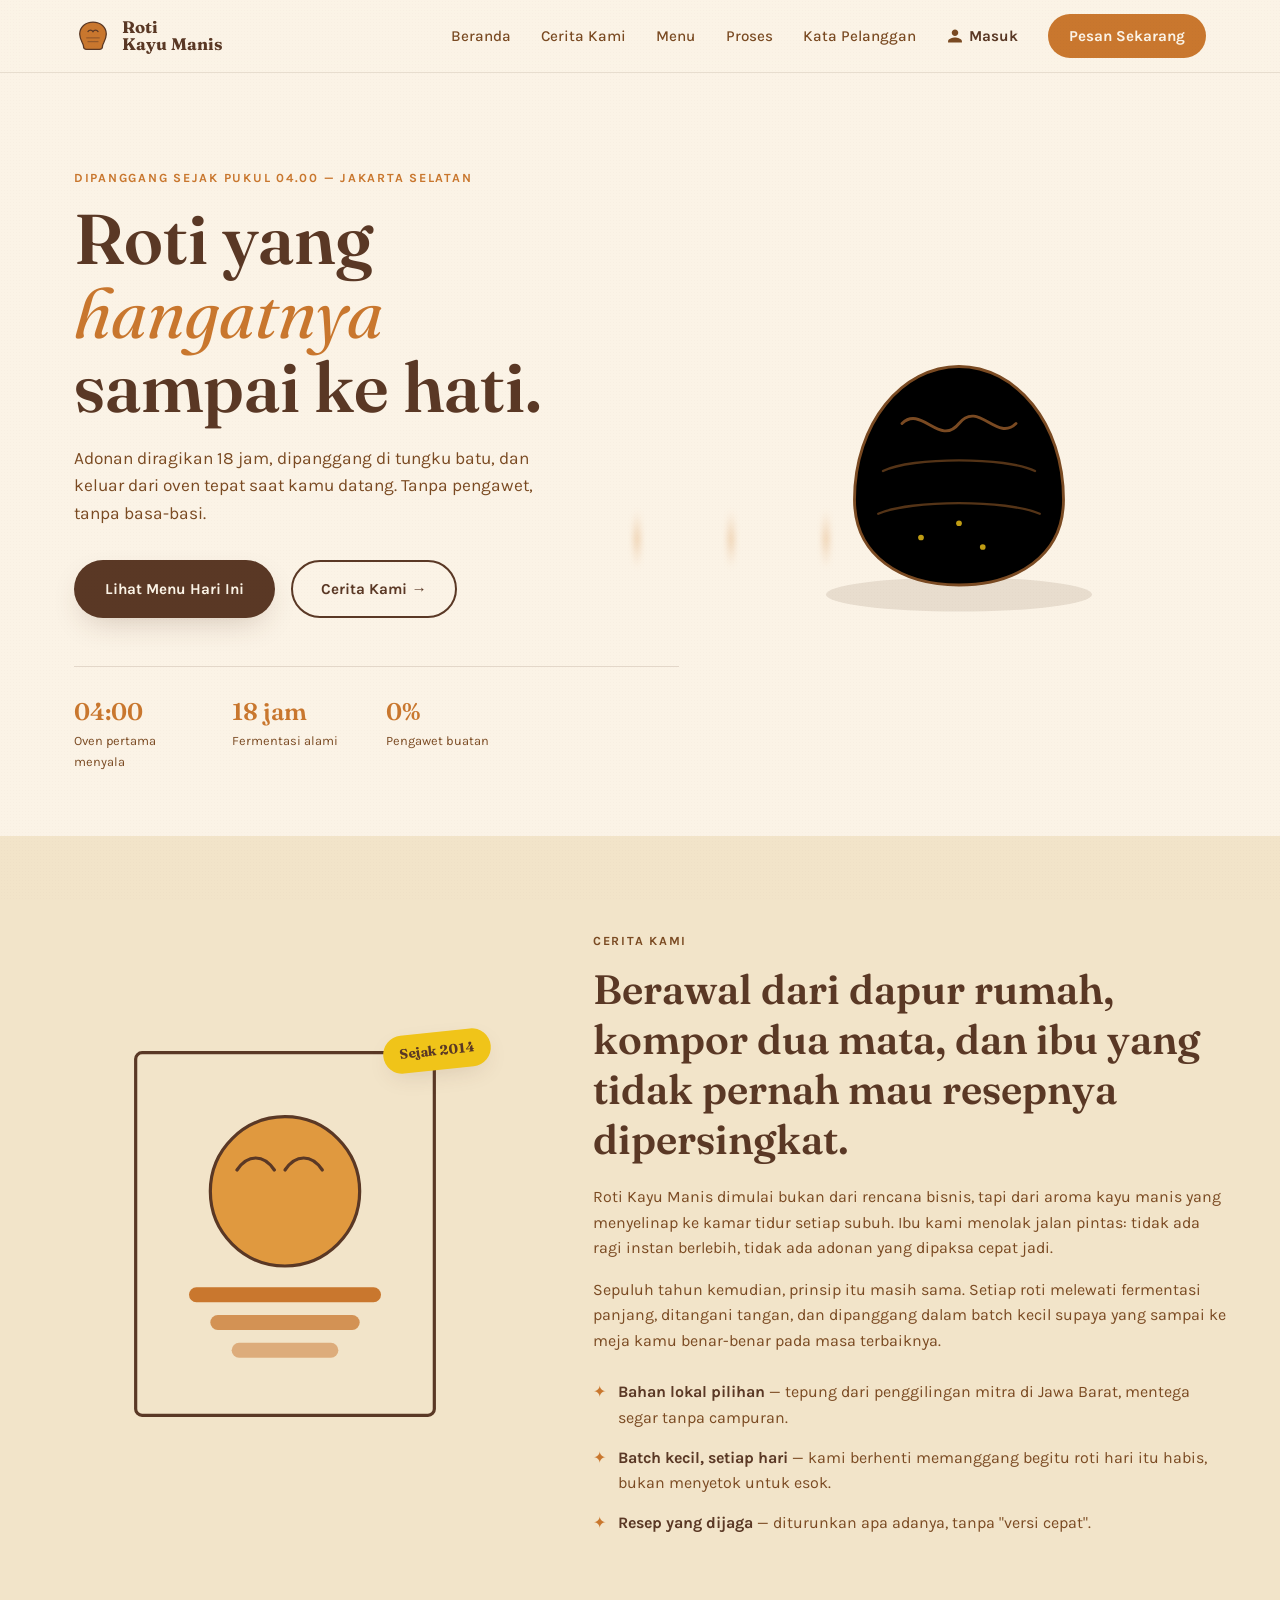
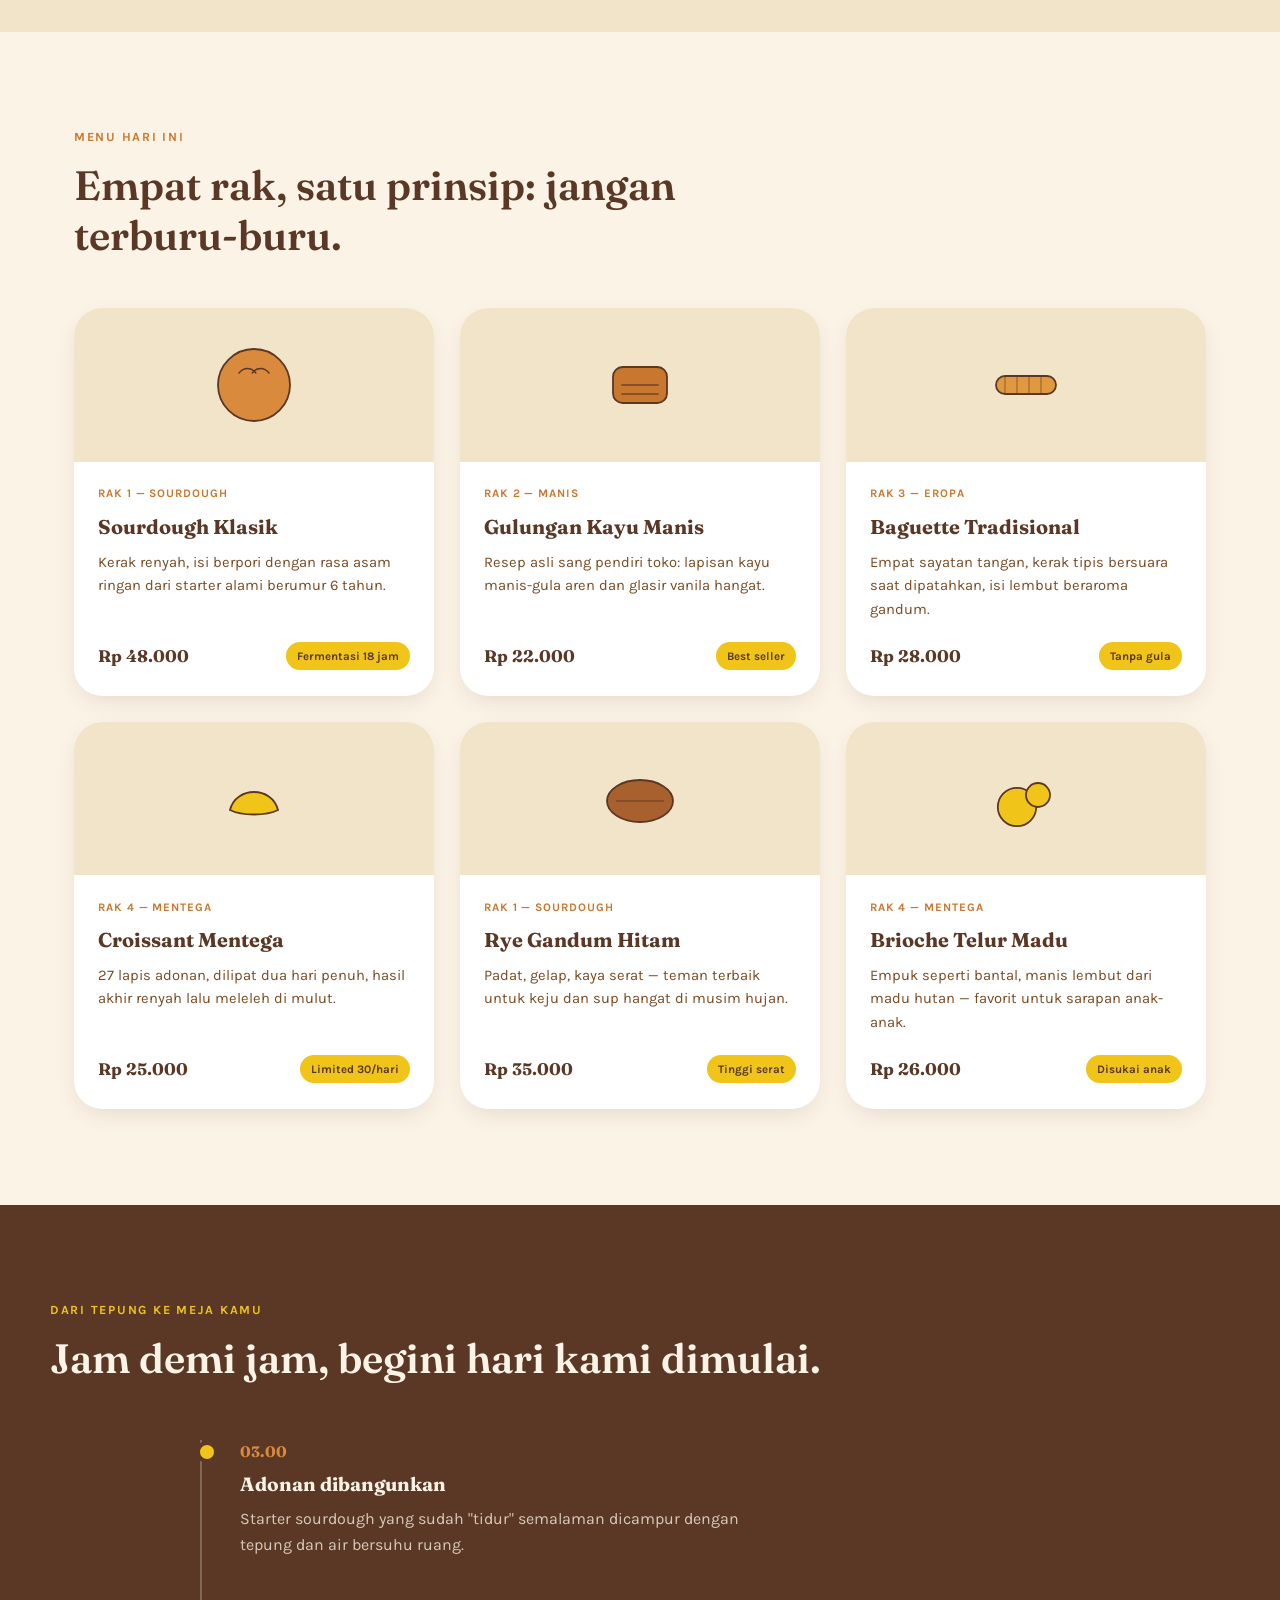
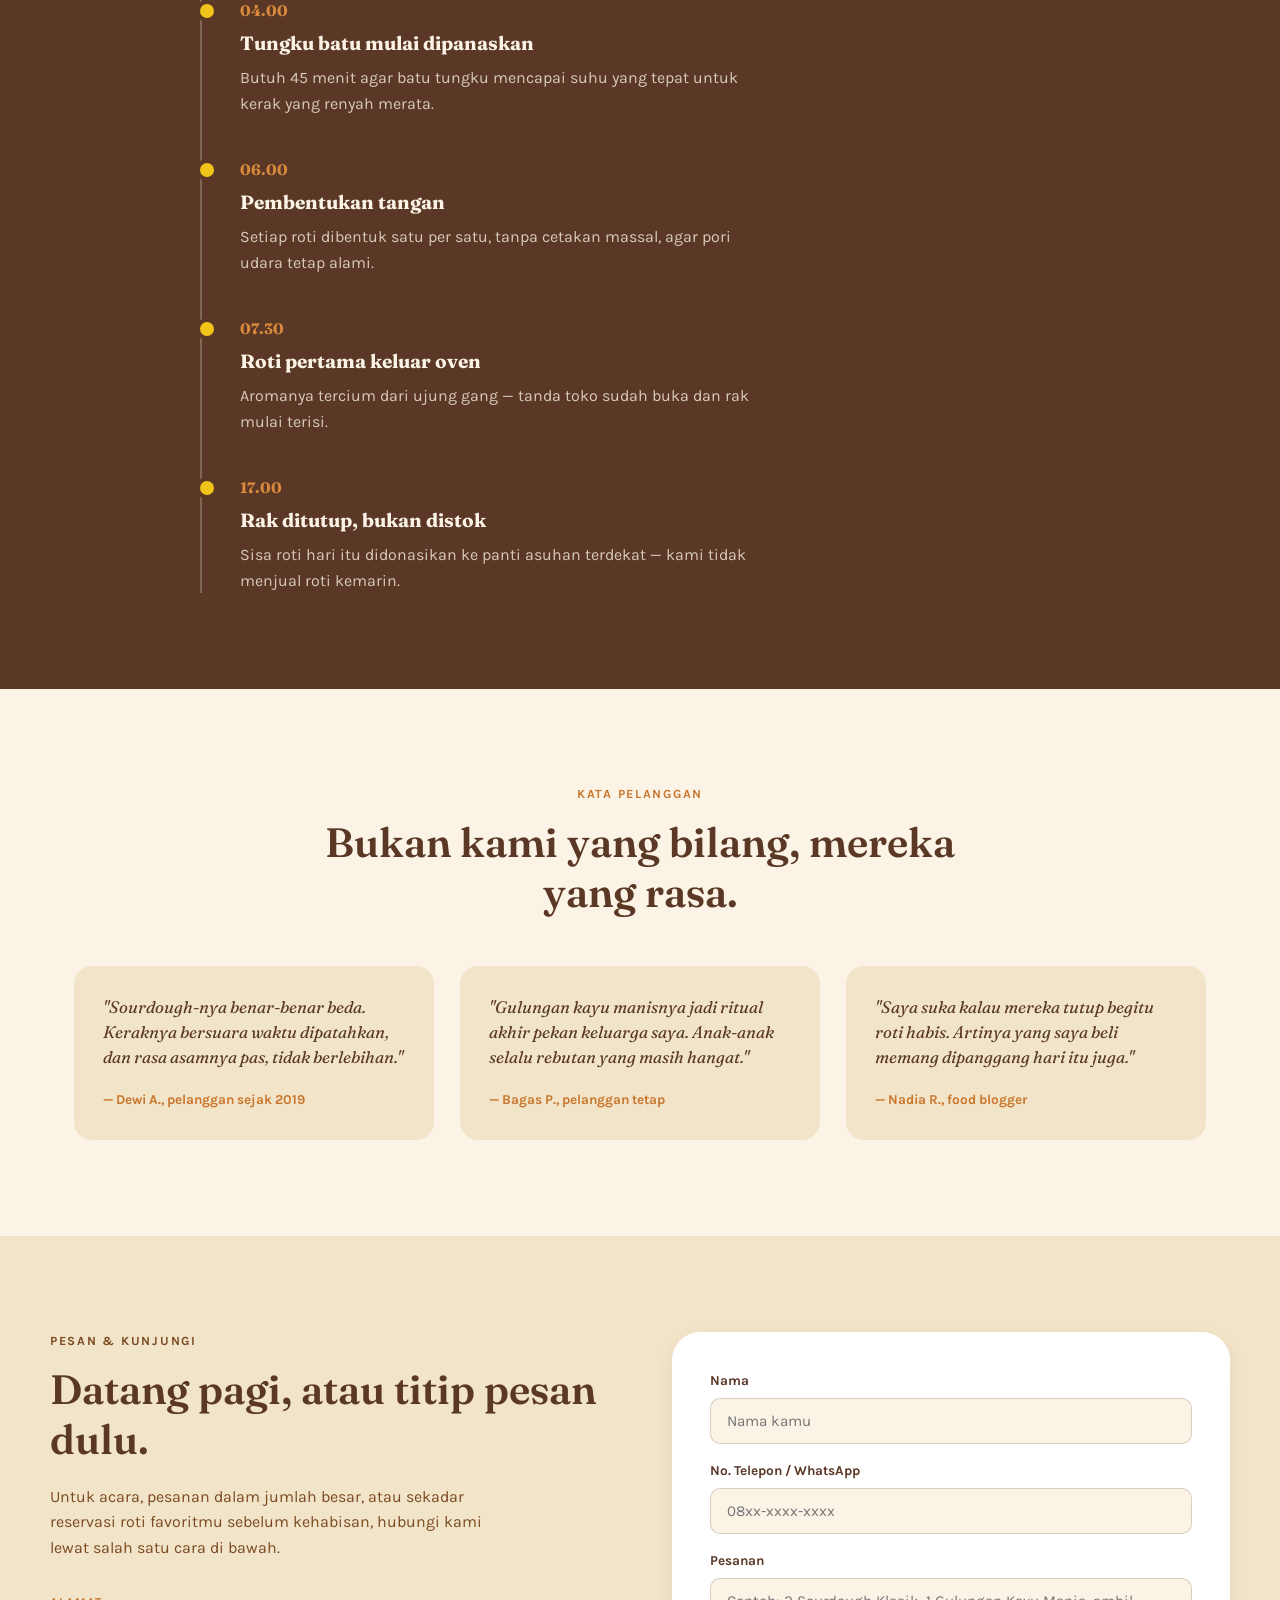
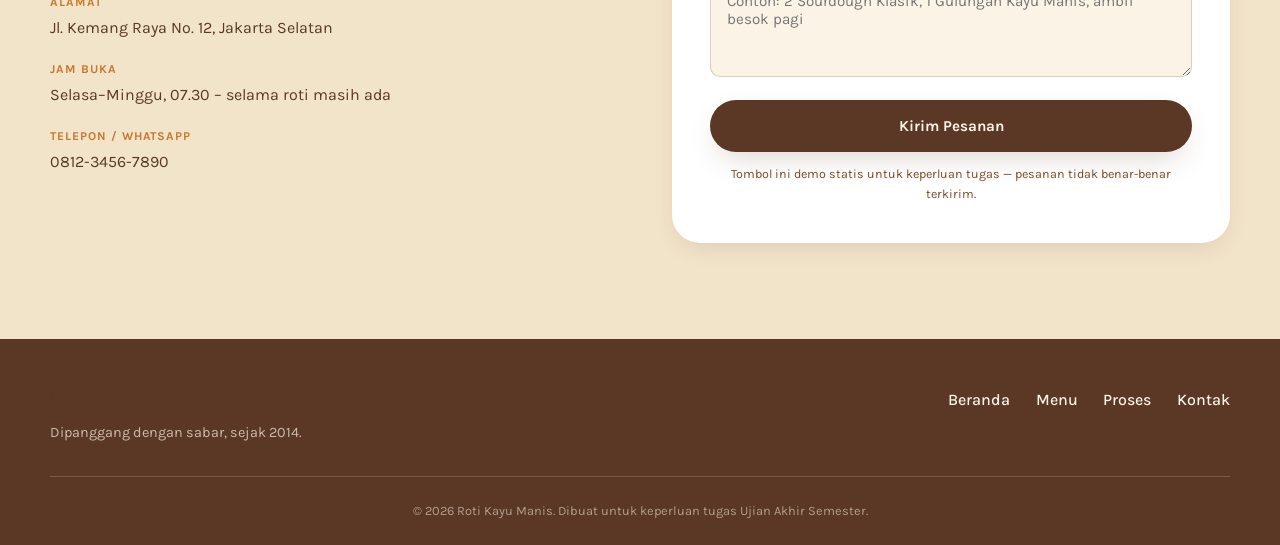
<file: index.html>
<!DOCTYPE html>
<html lang="id">
<head>
<meta charset="UTF-8">
<meta name="viewport" content="width=device-width, initial-scale=1.0">
<title>Roti Kayu Manis — Roti Segar Setiap Pagi</title>
<link rel="preconnect" href="https://fonts.googleapis.com">
<link rel="preconnect" href="https://fonts.gstatic.com" crossorigin>
<link href="https://fonts.googleapis.com/css2?family=Fraunces:ital,opsz,wght@0,9..144,300..900;1,9..144,300..900&family=Karla:wght@400;500;700&display=swap" rel="stylesheet">
<link rel="stylesheet" href="style.css">
</head>
<body>

<div class="grain-overlay"></div>

<!-- ====== HEADER ====== -->
<header class="site-header">
  <div class="header-inner">
    <a href="#beranda" class="logo">
      <svg class="logo-mark" viewBox="0 0 60 60" fill="none" xmlns="http://www.w3.org/2000/svg">
        <path d="M30 8C18 8 9 16 9 27c0 9 6 15 6 19 0 3 2 5 5 5h20c3 0 5-2 5-5 0-4 6-10 6-19 0-11-9-19-21-19z" fill="#C9772E"/>
        <path d="M30 8C18 8 9 16 9 27c0 9 6 15 6 19 0 3 2 5 5 5h20c3 0 5-2 5-5 0-4 6-10 6-19 0-11-9-19-21-19z" stroke="#5A3825" stroke-width="2"/>
        <path d="M22 23c2-3 6-3 8 0 2-3 6-3 8 0" stroke="#5A3825" stroke-width="2" stroke-linecap="round"/>
        <line x1="20" y1="33" x2="40" y2="33" stroke="#5A3825" stroke-width="1.5" stroke-linecap="round" opacity="0.6"/>
        <line x1="22" y1="39" x2="38" y2="39" stroke="#5A3825" stroke-width="1.5" stroke-linecap="round" opacity="0.6"/>
      </svg>
      <span class="logo-text">Roti<br>Kayu&nbsp;Manis</span>
    </a>

    <input type="checkbox" id="menu-toggle" class="menu-toggle-input">
    <label for="menu-toggle" class="menu-toggle-btn" aria-label="Buka menu">
      <span></span><span></span><span></span>
    </label>

    <nav class="main-nav">
      <a href="#beranda">Beranda</a>
      <a href="#tentang">Cerita Kami</a>
      <a href="#menu">Menu</a>
      <a href="#proses">Proses</a>
      <a href="#testimoni">Kata Pelanggan</a>
      <a href="login.html" class="nav-login">Masuk</a>
      <a href="#kontak" class="nav-cta">Pesan Sekarang</a>
    </nav>
  </div>
</header>

<!-- ====== HERO ====== -->
<section id="beranda" class="hero">
  <div class="hero-steam" aria-hidden="true">
    <span></span><span></span><span></span><span></span><span></span>
  </div>
  <div class="hero-inner">
    <p class="eyebrow">Dipanggang sejak pukul 04.00 &mdash; Jakarta Selatan</p>
    <h1 class="hero-title">
      Roti yang<br>
      <span class="hero-title-accent">hangatnya</span><br>
      sampai ke hati.
    </h1>
    <p class="hero-sub">Adonan diragikan 18 jam, dipanggang di tungku batu, dan keluar dari oven tepat saat kamu datang. Tanpa pengawet, tanpa basa-basi.</p>
    <div class="hero-actions">
      <a href="#menu" class="btn btn-primary">Lihat Menu Hari Ini</a>
      <a href="#tentang" class="btn btn-ghost">Cerita Kami →</a>
    </div>
    <div class="hero-stats">
      <div class="stat">
        <span class="stat-num">04:00</span>
        <span class="stat-label">Oven pertama menyala</span>
      </div>
      <div class="stat">
        <span class="stat-num">18 jam</span>
        <span class="stat-label">Fermentasi alami</span>
      </div>
      <div class="stat">
        <span class="stat-num">0%</span>
        <span class="stat-label">Pengawet buatan</span>
      </div>
    </div>
  </div>
  <div class="hero-visual" aria-hidden="true">
    <svg viewBox="0 0 400 400" class="hero-bread-svg">
      <ellipse cx="200" cy="330" rx="140" ry="18" fill="#5A3825" opacity="0.12"/>
      <path d="M90 230C90 150 140 90 200 90C260 90 310 150 310 230C310 290 260 320 200 320C140 320 90 290 90 230Z" fill="#D98A3D"/>
      <path d="M90 230C90 150 140 90 200 90C260 90 310 150 310 230C310 290 260 320 200 320C140 320 90 290 90 230Z" stroke="#7A4A22" stroke-width="3"/>
      <path d="M140 150C160 130 180 175 200 150C220 125 240 170 260 150" stroke="#7A4A22" stroke-width="3" stroke-linecap="round" fill="none"/>
      <path d="M120 200C150 185 250 185 280 200" stroke="#7A4A22" stroke-width="2.5" stroke-linecap="round" fill="none" opacity="0.7"/>
      <path d="M115 245C150 230 250 230 285 245" stroke="#7A4A22" stroke-width="2.5" stroke-linecap="round" fill="none" opacity="0.7"/>
      <circle cx="160" cy="270" r="3" fill="#F0C419" opacity="0.8"/>
      <circle cx="225" cy="280" r="3" fill="#F0C419" opacity="0.8"/>
      <circle cx="200" cy="255" r="3" fill="#F0C419" opacity="0.8"/>
    </svg>
  </div>
</section>

<!-- ====== TENTANG / CERITA ====== -->
<section id="tentang" class="about">
  <div class="about-inner">
    <div class="about-image">
      <svg viewBox="0 0 300 360" class="about-svg">
        <rect x="10" y="10" width="280" height="340" rx="6" fill="#F2E4C9" stroke="#5A3825" stroke-width="3"/>
        <circle cx="150" cy="140" r="70" fill="#E0993F" stroke="#5A3825" stroke-width="3"/>
        <path d="M105 120c10-15 25-15 35 0" stroke="#5A3825" stroke-width="3" stroke-linecap="round" fill="none"/>
        <path d="M150 120c10-15 25-15 35 0" stroke="#5A3825" stroke-width="3" stroke-linecap="round" fill="none"/>
        <rect x="60" y="230" width="180" height="14" rx="7" fill="#C9772E"/>
        <rect x="80" y="256" width="140" height="14" rx="7" fill="#C9772E" opacity="0.75"/>
        <rect x="100" y="282" width="100" height="14" rx="7" fill="#C9772E" opacity="0.5"/>
      </svg>
      <span class="about-tag">Sejak 2014</span>
    </div>
    <div class="about-copy">
      <p class="eyebrow">Cerita Kami</p>
      <h2 class="section-title">Berawal dari dapur rumah, kompor dua mata, dan ibu yang tidak pernah mau resepnya dipersingkat.</h2>
      <p>Roti Kayu Manis dimulai bukan dari rencana bisnis, tapi dari aroma kayu manis yang menyelinap ke kamar tidur setiap subuh. Ibu kami menolak jalan pintas: tidak ada ragi instan berlebih, tidak ada adonan yang dipaksa cepat jadi.</p>
      <p>Sepuluh tahun kemudian, prinsip itu masih sama. Setiap roti melewati fermentasi panjang, ditangani tangan, dan dipanggang dalam batch kecil supaya yang sampai ke meja kamu benar-benar pada masa terbaiknya.</p>
      <ul class="about-points">
        <li><strong>Bahan lokal pilihan</strong> — tepung dari penggilingan mitra di Jawa Barat, mentega segar tanpa campuran.</li>
        <li><strong>Batch kecil, setiap hari</strong> — kami berhenti memanggang begitu roti hari itu habis, bukan menyetok untuk esok.</li>
        <li><strong>Resep yang dijaga</strong> — diturunkan apa adanya, tanpa "versi cepat".</li>
      </ul>
    </div>
  </div>
</section>

<!-- ====== MENU ====== -->
<section id="menu" class="menu">
  <div class="menu-head">
    <p class="eyebrow">Menu Hari Ini</p>
    <h2 class="section-title">Empat rak, satu prinsip: jangan terburu-buru.</h2>
  </div>

  <div class="menu-grid">

    <article class="menu-card">
      <div class="menu-card-visual" data-shape="sourdough">
        <svg viewBox="0 0 160 160"><circle cx="80" cy="80" r="60" fill="#D98A3D" stroke="#5A3825" stroke-width="3"/><path d="M55 60c8-10 20-10 28 0M77 60c8-10 20-10 28 0" stroke="#5A3825" stroke-width="2.5" fill="none" stroke-linecap="round"/></svg>
      </div>
      <div class="menu-card-body">
        <span class="menu-rak">Rak 1 &mdash; Sourdough</span>
        <h3>Sourdough Klasik</h3>
        <p>Kerak renyah, isi berpori dengan rasa asam ringan dari starter alami berumur 6 tahun.</p>
        <div class="menu-card-foot">
          <span class="price">Rp 48.000</span>
          <span class="badge">Fermentasi 18 jam</span>
        </div>
      </div>
    </article>

    <article class="menu-card">
      <div class="menu-card-visual" data-shape="cinnamon">
        <svg viewBox="0 0 160 160"><rect x="35" y="50" width="90" height="60" rx="16" fill="#C9772E" stroke="#5A3825" stroke-width="3"/><path d="M50 80h60M50 95h60" stroke="#5A3825" stroke-width="3" stroke-linecap="round" opacity="0.6"/></svg>
      </div>
      <div class="menu-card-body">
        <span class="menu-rak">Rak 2 &mdash; Manis</span>
        <h3>Gulungan Kayu Manis</h3>
        <p>Resep asli sang pendiri toko: lapisan kayu manis-gula aren dan glasir vanila hangat.</p>
        <div class="menu-card-foot">
          <span class="price">Rp 22.000</span>
          <span class="badge">Best seller</span>
        </div>
      </div>
    </article>

    <article class="menu-card">
      <div class="menu-card-visual" data-shape="baguette">
        <svg viewBox="0 0 160 160"><rect x="30" y="65" width="100" height="30" rx="15" fill="#E0993F" stroke="#5A3825" stroke-width="3"/><path d="M45 65v30M65 65v30M85 65v30M105 65v30" stroke="#5A3825" stroke-width="2" opacity="0.5"/></svg>
      </div>
      <div class="menu-card-body">
        <span class="menu-rak">Rak 3 &mdash; Eropa</span>
        <h3>Baguette Tradisional</h3>
        <p>Empat sayatan tangan, kerak tipis bersuara saat dipatahkan, isi lembut beraroma gandum.</p>
        <div class="menu-card-foot">
          <span class="price">Rp 28.000</span>
          <span class="badge">Tanpa gula</span>
        </div>
      </div>
    </article>

    <article class="menu-card">
      <div class="menu-card-visual" data-shape="croissant">
        <svg viewBox="0 0 160 160"><path d="M40 100c10-40 70-40 80 0c-20 10-60 10-80 0Z" fill="#F0C419" stroke="#5A3825" stroke-width="3"/></svg>
      </div>
      <div class="menu-card-body">
        <span class="menu-rak">Rak 4 &mdash; Mentega</span>
        <h3>Croissant Mentega</h3>
        <p>27 lapis adonan, dilipat dua hari penuh, hasil akhir renyah lalu meleleh di mulut.</p>
        <div class="menu-card-foot">
          <span class="price">Rp 25.000</span>
          <span class="badge">Limited 30/hari</span>
        </div>
      </div>
    </article>

    <article class="menu-card">
      <div class="menu-card-visual" data-shape="rye">
        <svg viewBox="0 0 160 160"><ellipse cx="80" cy="85" rx="55" ry="35" fill="#A8602E" stroke="#5A3825" stroke-width="3"/><line x1="40" y1="85" x2="120" y2="85" stroke="#5A3825" stroke-width="2.5" opacity="0.6"/></svg>
      </div>
      <div class="menu-card-body">
        <span class="menu-rak">Rak 1 &mdash; Sourdough</span>
        <h3>Rye Gandum Hitam</h3>
        <p>Padat, gelap, kaya serat &mdash; teman terbaik untuk keju dan sup hangat di musim hujan.</p>
        <div class="menu-card-foot">
          <span class="price">Rp 35.000</span>
          <span class="badge">Tinggi serat</span>
        </div>
      </div>
    </article>

    <article class="menu-card">
      <div class="menu-card-visual" data-shape="brioche">
        <svg viewBox="0 0 160 160"><circle cx="65" cy="95" r="32" fill="#F0C419" stroke="#5A3825" stroke-width="3"/><circle cx="100" cy="75" r="20" fill="#F0C419" stroke="#5A3825" stroke-width="3"/></svg>
      </div>
      <div class="menu-card-body">
        <span class="menu-rak">Rak 4 &mdash; Mentega</span>
        <h3>Brioche Telur Madu</h3>
        <p>Empuk seperti bantal, manis lembut dari madu hutan &mdash; favorit untuk sarapan anak-anak.</p>
        <div class="menu-card-foot">
          <span class="price">Rp 26.000</span>
          <span class="badge">Disukai anak</span>
        </div>
      </div>
    </article>

  </div>
</section>

<!-- ====== PROSES ====== -->
<section id="proses" class="proses">
  <div class="proses-head">
    <p class="eyebrow">Dari Tepung ke Meja Kamu</p>
    <h2 class="section-title">Jam demi jam, begini hari kami dimulai.</h2>
  </div>
  <div class="timeline">
    <div class="timeline-item">
      <span class="timeline-time">03.00</span>
      <div class="timeline-dot"></div>
      <div class="timeline-text">
        <h3>Adonan dibangunkan</h3>
        <p>Starter sourdough yang sudah "tidur" semalaman dicampur dengan tepung dan air bersuhu ruang.</p>
      </div>
    </div>
    <div class="timeline-item">
      <span class="timeline-time">04.00</span>
      <div class="timeline-dot"></div>
      <div class="timeline-text">
        <h3>Tungku batu mulai dipanaskan</h3>
        <p>Butuh 45 menit agar batu tungku mencapai suhu yang tepat untuk kerak yang renyah merata.</p>
      </div>
    </div>
    <div class="timeline-item">
      <span class="timeline-time">06.00</span>
      <div class="timeline-dot"></div>
      <div class="timeline-text">
        <h3>Pembentukan tangan</h3>
        <p>Setiap roti dibentuk satu per satu, tanpa cetakan massal, agar pori udara tetap alami.</p>
      </div>
    </div>
    <div class="timeline-item">
      <span class="timeline-time">07.30</span>
      <div class="timeline-dot"></div>
      <div class="timeline-text">
        <h3>Roti pertama keluar oven</h3>
        <p>Aromanya tercium dari ujung gang &mdash; tanda toko sudah buka dan rak mulai terisi.</p>
      </div>
    </div>
    <div class="timeline-item">
      <span class="timeline-time">17.00</span>
      <div class="timeline-dot"></div>
      <div class="timeline-text">
        <h3>Rak ditutup, bukan distok</h3>
        <p>Sisa roti hari itu didonasikan ke panti asuhan terdekat &mdash; kami tidak menjual roti kemarin.</p>
      </div>
    </div>
  </div>
</section>

<!-- ====== TESTIMONI ====== -->
<section id="testimoni" class="testimoni">
  <p class="eyebrow center">Kata Pelanggan</p>
  <h2 class="section-title center">Bukan kami yang bilang, mereka yang rasa.</h2>
  <div class="testimoni-grid">
    <figure class="testimoni-card">
      <blockquote>"Sourdough-nya benar-benar beda. Keraknya bersuara waktu dipatahkan, dan rasa asamnya pas, tidak berlebihan."</blockquote>
      <figcaption>— Dewi A., pelanggan sejak 2019</figcaption>
    </figure>
    <figure class="testimoni-card">
      <blockquote>"Gulungan kayu manisnya jadi ritual akhir pekan keluarga saya. Anak-anak selalu rebutan yang masih hangat."</blockquote>
      <figcaption>— Bagas P., pelanggan tetap</figcaption>
    </figure>
    <figure class="testimoni-card">
      <blockquote>"Saya suka kalau mereka tutup begitu roti habis. Artinya yang saya beli memang dipanggang hari itu juga."</blockquote>
      <figcaption>— Nadia R., food blogger</figcaption>
    </figure>
  </div>
</section>

<!-- ====== KONTAK / PESAN ====== -->
<section id="kontak" class="kontak">
  <div class="kontak-inner">
    <div class="kontak-copy">
      <p class="eyebrow">Pesan & Kunjungi</p>
      <h2 class="section-title">Datang pagi, atau titip pesan dulu.</h2>
      <p>Untuk acara, pesanan dalam jumlah besar, atau sekadar reservasi roti favoritmu sebelum kehabisan, hubungi kami lewat salah satu cara di bawah.</p>
      <div class="kontak-list">
        <div class="kontak-item">
          <span class="kontak-label">Alamat</span>
          <span>Jl. Kemang Raya No. 12, Jakarta Selatan</span>
        </div>
        <div class="kontak-item">
          <span class="kontak-label">Jam Buka</span>
          <span>Selasa&ndash;Minggu, 07.30 &ndash; selama roti masih ada</span>
        </div>
        <div class="kontak-item">
          <span class="kontak-label">Telepon / WhatsApp</span>
          <span>0812-3456-7890</span>
        </div>
      </div>
    </div>
    <form class="kontak-form" onsubmit="return false;">
      <label for="nama">Nama</label>
      <input type="text" id="nama" name="nama" placeholder="Nama kamu" required>

      <label for="telepon">No. Telepon / WhatsApp</label>
      <input type="tel" id="telepon" name="telepon" placeholder="08xx-xxxx-xxxx" required>

      <label for="pesan">Pesanan</label>
      <textarea id="pesan" name="pesan" rows="4" placeholder="Contoh: 2 Sourdough Klasik, 1 Gulungan Kayu Manis, ambil besok pagi"></textarea>

      <button type="submit" class="btn btn-primary btn-full">Kirim Pesanan</button>
      <p class="form-note">Tombol ini demo statis untuk keperluan tugas &mdash; pesanan tidak benar-benar terkirim.</p>
    </form>
  </div>
</section>

<!-- ====== FOOTER ====== -->
<footer class="site-footer">
  <div class="footer-inner">
    <div class="footer-brand">
      <span class="logo-text small">Roti Kayu Manis</span>
      <p>Dipanggang dengan sabar, sejak 2014.</p>
    </div>
    <div class="footer-links">
      <a href="#beranda">Beranda</a>
      <a href="#menu">Menu</a>
      <a href="#proses">Proses</a>
      <a href="#kontak">Kontak</a>
    </div>
  </div>
  <p class="footer-copy">© 2026 Roti Kayu Manis. Dibuat untuk keperluan tugas Ujian Akhir Semester.</p>
</footer>

</body>
</html>
</file>
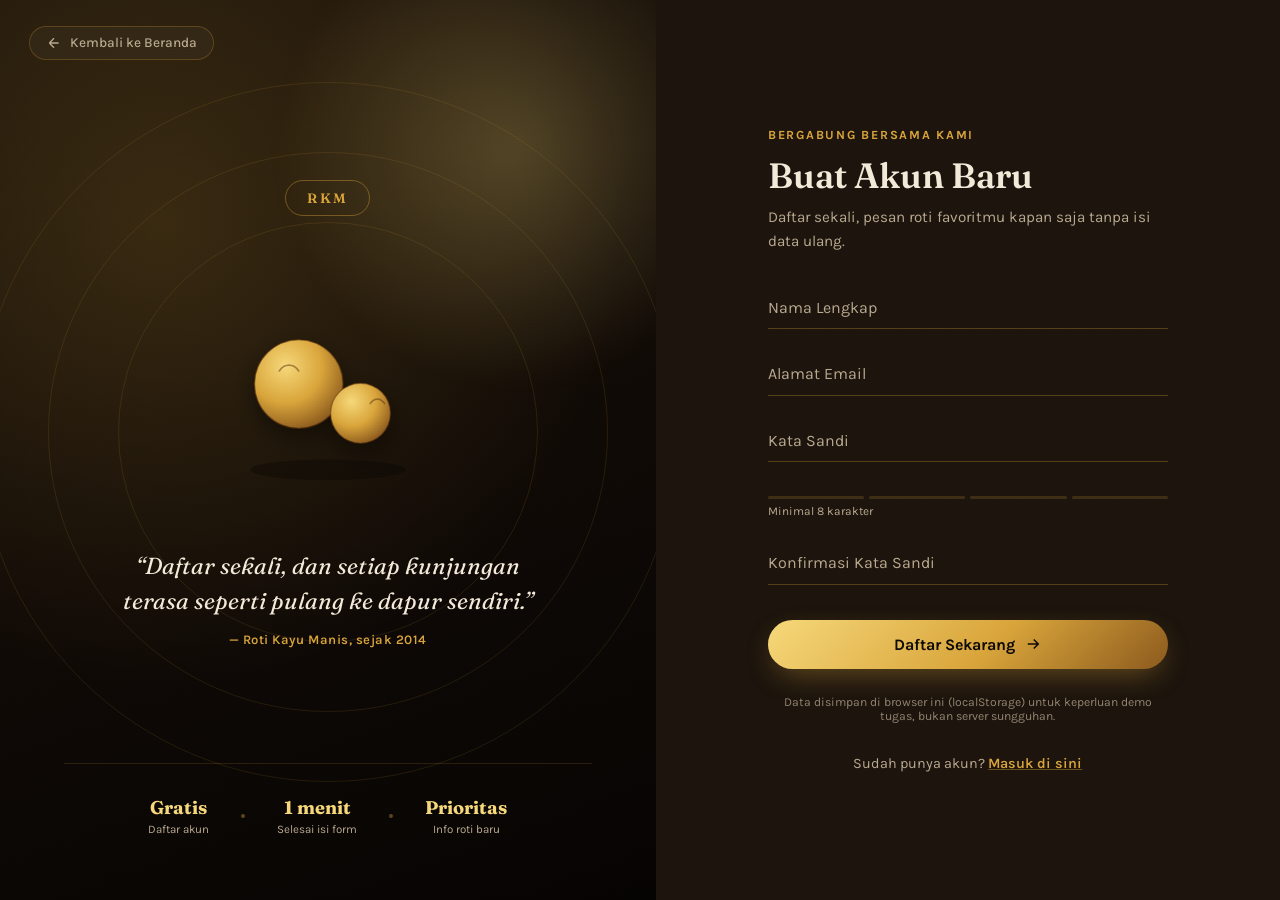
<file: daftar.html>
<!DOCTYPE html>
<html lang="id">
<head>
<meta charset="UTF-8">
<meta name="viewport" content="width=device-width, initial-scale=1.0">
<title>Daftar — Roti Kayu Manis</title>
<link rel="preconnect" href="https://fonts.googleapis.com">
<link rel="preconnect" href="https://fonts.gstatic.com" crossorigin>
<link href="https://fonts.googleapis.com/css2?family=Fraunces:ital,opsz,wght@0,9..144,300..900;1,9..144,300..900&family=Karla:wght@400;500;700&display=swap" rel="stylesheet">
<link rel="stylesheet" href="daftar.css">
</head>
<body class="lux-body">

<div class="lux-grain"></div>

<a href="index.html" class="lux-home-link">
  <svg viewBox="0 0 24 24" width="16" height="16" fill="none" stroke="currentColor" stroke-width="2"><path d="M19 12H5M5 12l7-7M5 12l7 7"/></svg>
  Kembali ke Beranda
</a>

<main class="lux-screen">

  <!-- ===== PANEL KIRI — VISUAL ===== -->
  <section class="lux-visual reg-visual">
    <div class="lux-glow"></div>
    <div class="lux-rings" aria-hidden="true">
      <span></span><span></span><span></span>
    </div>

    <div class="lux-visual-content">
      <span class="lux-monogram">RKM</span>

      <svg class="lux-bread" viewBox="0 0 400 400" aria-hidden="true">
        <defs>
          <radialGradient id="breadGold2" cx="35%" cy="30%" r="75%">
            <stop offset="0%" stop-color="#F6D87A"/>
            <stop offset="55%" stop-color="#D9A53B"/>
            <stop offset="100%" stop-color="#8C5A1E"/>
          </radialGradient>
          <filter id="softShadow2" x="-50%" y="-50%" width="200%" height="200%">
            <feDropShadow dx="0" dy="14" stdDeviation="18" flood-color="#000" flood-opacity="0.45"/>
          </filter>
        </defs>
        <ellipse cx="200" cy="332" rx="120" ry="16" fill="#000" opacity="0.3"/>
        <g filter="url(#softShadow2)">
          <circle cx="155" cy="200" r="68" fill="url(#breadGold2)"/>
          <circle cx="155" cy="200" r="68" fill="none" stroke="#5A3410" stroke-width="2" opacity="0.5"/>
          <circle cx="250" cy="245" r="46" fill="url(#breadGold2)"/>
          <circle cx="250" cy="245" r="46" fill="none" stroke="#5A3410" stroke-width="2" opacity="0.5"/>
        </g>
        <path d="M125 180c8-12 22-12 30 0M265 230c6-9 16-9 22 0" stroke="#5A3410" stroke-width="2.5" fill="none" stroke-linecap="round" opacity="0.5"/>
      </svg>

      <blockquote class="lux-quote">
        “Daftar sekali, dan setiap kunjungan<br>terasa seperti pulang ke dapur sendiri.”
      </blockquote>
      <span class="lux-quote-tag">— Roti Kayu Manis, sejak 2014</span>
    </div>

    <div class="lux-visual-footer">
      <div class="lux-stat"><strong>Gratis</strong><span>Daftar akun</span></div>
      <div class="lux-divider-dot"></div>
      <div class="lux-stat"><strong>1 menit</strong><span>Selesai isi form</span></div>
      <div class="lux-divider-dot"></div>
      <div class="lux-stat"><strong>Prioritas</strong><span>Info roti baru</span></div>
    </div>
  </section>

  <!-- ===== PANEL KANAN — FORM ===== -->
  <section class="lux-form-panel">
    <div class="lux-form-card">
      <span class="lux-eyebrow">Bergabung Bersama Kami</span>
      <h1 class="lux-title">Buat Akun Baru</h1>
      <p class="lux-sub">Daftar sekali, pesan roti favoritmu kapan saja tanpa isi data ulang.</p>

      <div id="alertBox" class="lux-alert"></div>

      <form class="lux-form" id="registerForm" novalidate>
        <div class="lux-field">
          <input type="text" id="nama" name="nama" placeholder=" " required autocomplete="name">
          <label for="nama">Nama Lengkap</label>
          <span class="lux-field-line"></span>
        </div>

        <div class="lux-field">
          <input type="email" id="email" name="email" placeholder=" " required autocomplete="email">
          <label for="email">Alamat Email</label>
          <span class="lux-field-line"></span>
        </div>

        <div class="lux-field">
          <input type="password" id="password" name="password" placeholder=" " required minlength="8" autocomplete="new-password">
          <label for="password">Kata Sandi</label>
          <span class="lux-field-line"></span>
        </div>

        <div>
          <div class="lux-strength" id="strengthBar">
            <span></span><span></span><span></span><span></span>
          </div>
          <span class="lux-strength-label" id="strengthLabel">Minimal 8 karakter</span>
        </div>

        <div class="lux-field">
          <input type="password" id="konfirmasi" name="konfirmasi" placeholder=" " required minlength="8" autocomplete="new-password">
          <label for="konfirmasi">Konfirmasi Kata Sandi</label>
          <span class="lux-field-line"></span>
        </div>

        <button type="submit" class="lux-btn">
          <span>Daftar Sekarang</span>
          <svg viewBox="0 0 24 24" width="18" height="18" fill="none" stroke="currentColor" stroke-width="2"><path d="M5 12h14M13 6l6 6-6 6"/></svg>
        </button>

        <p class="lux-note">Data disimpan di browser ini (localStorage) untuk keperluan demo tugas, bukan server sungguhan.</p>
      </form>

      <p class="lux-switch">
        Sudah punya akun? <a href="login.html" class="lux-link strong">Masuk di sini</a>
      </p>
    </div>
  </section>

</main>

<script src="auth.js"></script>
<script>
  const form = document.getElementById("registerForm");
  const alertBox = document.getElementById("alertBox");
  const passwordInput = document.getElementById("password");
  const strengthBar = document.getElementById("strengthBar");
  const strengthLabel = document.getElementById("strengthLabel");
  const strengthSegments = strengthBar.querySelectorAll("span");

  function showAlert(message, type) {
    alertBox.textContent = message;
    alertBox.className = "lux-alert show " + type;
  }

  function evaluateStrength(value) {
    let score = 0;
    if (value.length >= 8) score++;
    if (/[A-Z]/.test(value)) score++;
    if (/[0-9]/.test(value)) score++;
    if (/[^A-Za-z0-9]/.test(value)) score++;

    strengthSegments.forEach((seg, i) => {
      seg.className = "";
      if (i < score) {
        if (score <= 2) seg.className = "active-weak";
        else if (score === 3) seg.className = "active-mid";
        else seg.className = "active-strong";
      }
    });

    const labels = ["Terlalu pendek", "Lemah", "Lumayan", "Cukup kuat", "Kuat"];
    strengthLabel.textContent = value.length === 0 ? "Minimal 8 karakter" : labels[score];
  }

  passwordInput.addEventListener("input", (e) => evaluateStrength(e.target.value));

  form.addEventListener("submit", function (e) {
    e.preventDefault();

    const nama = document.getElementById("nama").value.trim();
    const email = document.getElementById("email").value.trim();
    const password = document.getElementById("password").value;
    const konfirmasi = document.getElementById("konfirmasi").value;

    if (!nama || !email || !password || !konfirmasi) {
      showAlert("Mohon lengkapi semua kolom.", "error");
      return;
    }
    if (password.length < 8) {
      showAlert("Kata sandi minimal 8 karakter.", "error");
      return;
    }
    if (password !== konfirmasi) {
      showAlert("Konfirmasi kata sandi tidak cocok.", "error");
      return;
    }

    const result = rkmRegister(nama, email, password);
    if (!result.ok) {
      showAlert(result.message, "error");
      return;
    }

    showAlert("Akun berhasil dibuat! Mengalihkan ke halaman masuk…", "success");
    form.reset();
    evaluateStrength("");
    setTimeout(() => { window.location.href = "login.html?registered=1"; }, 1400);
  });
</script>

</body>
</html>
</file>
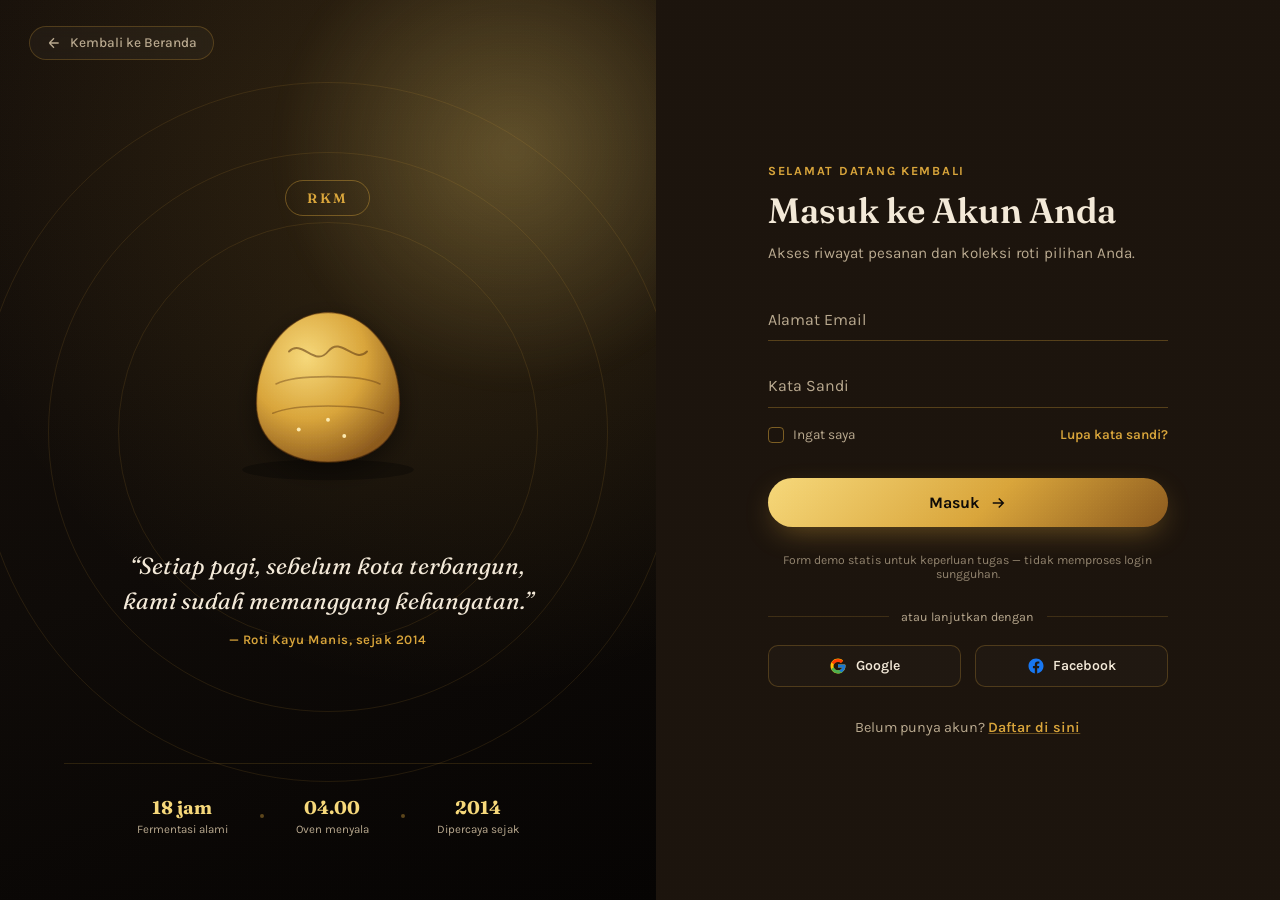
<file: dashboard.html>
<!DOCTYPE html>
<html lang="id">
<head>
<meta charset="UTF-8">
<meta name="viewport" content="width=device-width, initial-scale=1.0">
<title>Dashboard — Roti Kayu Manis</title>
<link rel="preconnect" href="https://fonts.googleapis.com">
<link rel="preconnect" href="https://fonts.gstatic.com" crossorigin>
<link href="https://fonts.googleapis.com/css2?family=Fraunces:ital,opsz,wght@0,9..144,300..900;1,9..144,300..900&family=Karla:wght@400;500;700&display=swap" rel="stylesheet">
<link rel="stylesheet" href="style.css">
<style>
  .dash-wrap{
    max-width: 880px;
    margin: 0 auto;
    padding: clamp(3rem, 6vw, 5rem) 1.5rem;
    min-height: 60vh;
  }
  .dash-card{
    background: #fff;
    border-radius: var(--radius-l);
    padding: clamp(2rem, 4vw, 3rem);
    box-shadow: var(--shadow-card);
  }
  .dash-greet{
    display: flex;
    align-items: center;
    gap: 1.2rem;
    margin-bottom: 2rem;
  }
  .dash-avatar{
    width: 56px; height: 56px;
    border-radius: 50%;
    background: linear-gradient(135deg, var(--honey), var(--caramel));
    display: flex;
    align-items: center;
    justify-content: center;
    font-family: var(--font-display);
    font-weight: 700;
    font-size: 1.4rem;
    color: #fff;
    flex-shrink: 0;
  }
  .dash-greet h1{
    font-family: var(--font-display);
    font-size: 1.6rem;
    margin: 0 0 0.2rem;
    color: var(--brown);
  }
  .dash-greet p{ margin: 0; color: var(--brown-soft); font-size: 0.92rem; }
  .dash-grid{
    display: grid;
    grid-template-columns: repeat(3, 1fr);
    gap: 1rem;
    margin: 2rem 0;
  }
  .dash-stat{
    background: var(--cream-deep);
    border-radius: var(--radius-m);
    padding: 1.2rem;
    text-align: center;
  }
  .dash-stat strong{
    display: block;
    font-family: var(--font-display);
    font-size: 1.5rem;
    color: var(--caramel);
  }
  .dash-stat span{ font-size: 0.8rem; color: var(--brown-soft); }
  .dash-actions{ display: flex; gap: 1rem; flex-wrap: wrap; margin-top: 1.5rem; }
  @media (max-width: 600px){ .dash-grid{ grid-template-columns: 1fr; } }
</style>
</head>
<body>

<div class="grain-overlay"></div>

<header class="site-header">
  <div class="header-inner">
    <a href="index.html" class="logo">
      <svg class="logo-mark" viewBox="0 0 60 60" fill="none" xmlns="http://www.w3.org/2000/svg">
        <path d="M30 8C18 8 9 16 9 27c0 9 6 15 6 19 0 3 2 5 5 5h20c3 0 5-2 5-5 0-4 6-10 6-19 0-11-9-19-21-19z" fill="#C9772E"/>
        <path d="M30 8C18 8 9 16 9 27c0 9 6 15 6 19 0 3 2 5 5 5h20c3 0 5-2 5-5 0-4 6-10 6-19 0-11-9-19-21-19z" stroke="#5A3825" stroke-width="2"/>
        <path d="M22 23c2-3 6-3 8 0 2-3 6-3 8 0" stroke="#5A3825" stroke-width="2" stroke-linecap="round"/>
        <line x1="20" y1="33" x2="40" y2="33" stroke="#5A3825" stroke-width="1.5" stroke-linecap="round" opacity="0.6"/>
        <line x1="22" y1="39" x2="38" y2="39" stroke="#5A3825" stroke-width="1.5" stroke-linecap="round" opacity="0.6"/>
      </svg>
      <span class="logo-text">Roti<br>Kayu&nbsp;Manis</span>
    </a>

    <input type="checkbox" id="menu-toggle" class="menu-toggle-input">
    <label for="menu-toggle" class="menu-toggle-btn" aria-label="Buka menu">
      <span></span><span></span><span></span>
    </label>

    <nav class="main-nav">
      <a href="index.html#beranda">Beranda</a>
      <a href="index.html#menu">Menu</a>
      <a href="index.html#kontak">Kontak</a>
      <a href="#" id="logoutBtn" class="nav-cta">Keluar</a>
    </nav>
  </div>
</header>

<main class="dash-wrap">
  <div class="dash-card">
    <div class="dash-greet">
      <div class="dash-avatar" id="avatarInitial">?</div>
      <div>
        <h1 id="greetName">Halo!</h1>
        <p id="greetEmail">memuat…</p>
      </div>
    </div>

    <p style="color: var(--brown-soft);">Selamat datang kembali di Roti Kayu Manis. Ini ruang akun pribadimu — dari sini kamu bisa memantau aktivitas pemesanan (demo).</p>

    <div class="dash-grid">
      <div class="dash-stat"><strong>3</strong><span>Pesanan selesai</span></div>
      <div class="dash-stat"><strong>1</strong><span>Pesanan diproses</span></div>
      <div class="dash-stat"><strong>120</strong><span>Poin loyalitas</span></div>
    </div>

    <div class="dash-actions">
      <a href="index.html#menu" class="btn btn-primary">Pesan Roti Lagi</a>
      <a href="#" id="logoutLink" class="btn btn-ghost">Keluar dari Akun</a>
    </div>
  </div>
</main>

<footer class="site-footer">
  <div class="footer-inner">
    <div class="footer-brand">
      <span class="logo-text small">Roti Kayu Manis</span>
      <p>Dipanggang dengan sabar, sejak 2014.</p>
    </div>
    <div class="footer-links">
      <a href="index.html#beranda">Beranda</a>
      <a href="index.html#menu">Menu</a>
      <a href="index.html#kontak">Kontak</a>
    </div>
  </div>
  <p class="footer-copy">© 2026 Roti Kayu Manis. Dibuat untuk keperluan tugas Ujian Akhir Semester.</p>
</footer>

<script src="auth.js"></script>
<script>
  // Lindungi halaman ini: kalau belum login, lempar ke login.html
  const session = rkmRequireLogin("login.html");

  if (session) {
    document.getElementById("greetName").textContent = "Halo, " + session.nama + "!";
    document.getElementById("greetEmail").textContent = session.email;
    document.getElementById("avatarInitial").textContent = session.nama.trim().charAt(0).toUpperCase() || "?";
  }

  function doLogout(e) {
    e.preventDefault();
    rkmLogout();
    window.location.href = "login.html";
  }

  document.getElementById("logoutBtn").addEventListener("click", doLogout);
  document.getElementById("logoutLink").addEventListener("click", doLogout);
</script>

</body>
</html>
</file>
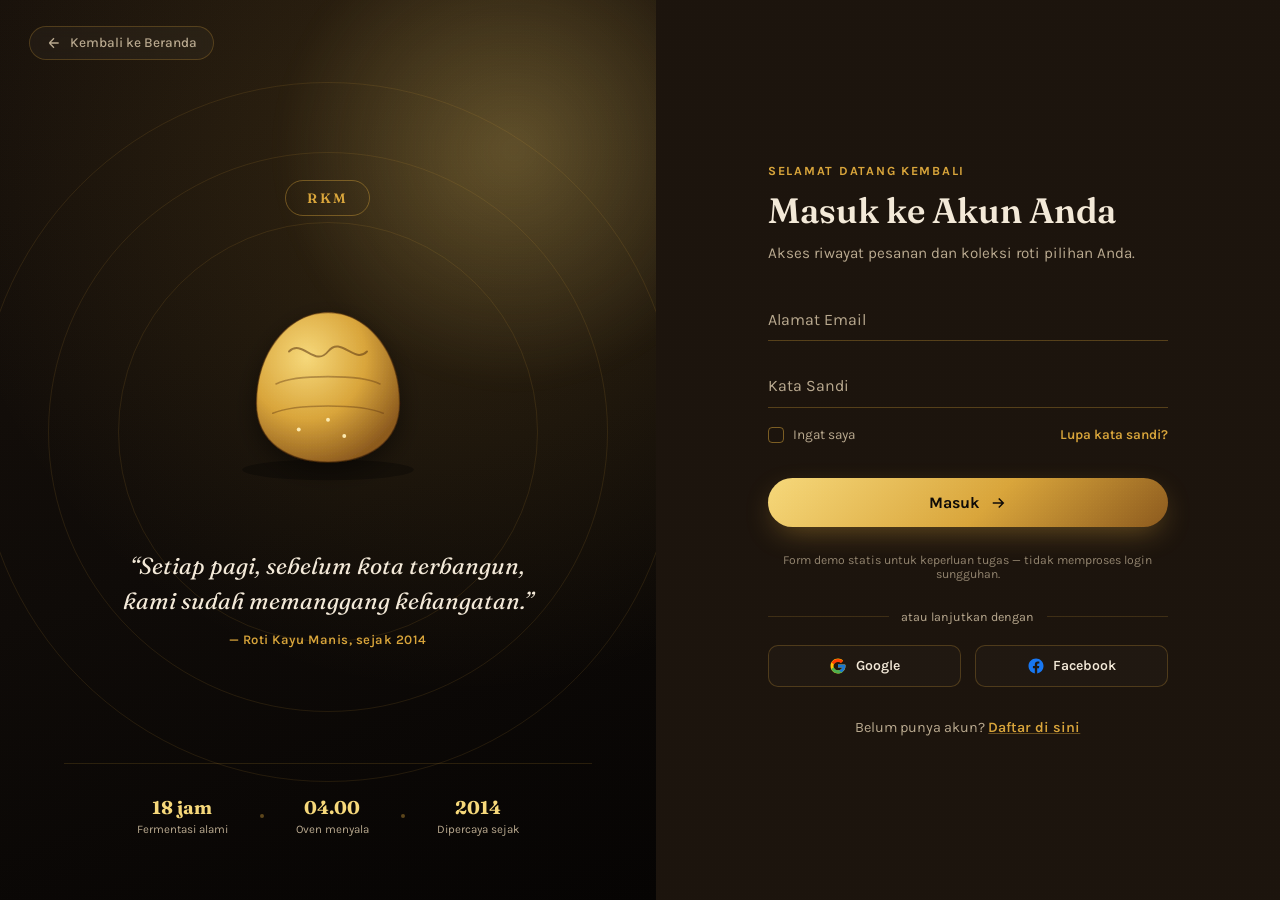
<file: login.html>
<!DOCTYPE html>
<html lang="id">
<head>
<meta charset="UTF-8">
<meta name="viewport" content="width=device-width, initial-scale=1.0">
<title>Masuk — Roti Kayu Manis</title>
<link rel="preconnect" href="https://fonts.googleapis.com">
<link rel="preconnect" href="https://fonts.gstatic.com" crossorigin>
<link href="https://fonts.googleapis.com/css2?family=Fraunces:ital,opsz,wght@0,9..144,300..900;1,9..144,300..900&family=Karla:wght@400;500;700&display=swap" rel="stylesheet">
<link rel="stylesheet" href="login.css">
</head>
<body class="lux-body">

<div class="lux-grain"></div>

<!-- Tombol kembali minimal, mengambang di pojok -->
<a href="index.html" class="lux-home-link">
  <svg viewBox="0 0 24 24" width="16" height="16" fill="none" stroke="currentColor" stroke-width="2"><path d="M19 12H5M5 12l7-7M5 12l7 7"/></svg>
  Kembali ke Beranda
</a>

<main class="lux-screen">

  <!-- ===== PANEL KIRI — VISUAL ===== -->
  <section class="lux-visual">
    <div class="lux-glow"></div>
    <div class="lux-rings" aria-hidden="true">
      <span></span><span></span><span></span>
    </div>

    <div class="lux-visual-content">
      <span class="lux-monogram">RKM</span>

      <svg class="lux-bread" viewBox="0 0 400 400" aria-hidden="true">
        <defs>
          <radialGradient id="breadGold" cx="35%" cy="30%" r="75%">
            <stop offset="0%" stop-color="#F6D87A"/>
            <stop offset="55%" stop-color="#D9A53B"/>
            <stop offset="100%" stop-color="#8C5A1E"/>
          </radialGradient>
          <filter id="softShadow" x="-50%" y="-50%" width="200%" height="200%">
            <feDropShadow dx="0" dy="14" stdDeviation="18" flood-color="#000" flood-opacity="0.45"/>
          </filter>
        </defs>
        <ellipse cx="200" cy="332" rx="132" ry="16" fill="#000" opacity="0.3"/>
        <g filter="url(#softShadow)">
          <path d="M90 230C90 150 140 90 200 90C260 90 310 150 310 230C310 290 260 320 200 320C140 320 90 290 90 230Z" fill="url(#breadGold)"/>
          <path d="M90 230C90 150 140 90 200 90C260 90 310 150 310 230C310 290 260 320 200 320C140 320 90 290 90 230Z" fill="none" stroke="#5A3410" stroke-width="2" opacity="0.5"/>
        </g>
        <path d="M140 150C160 130 180 175 200 150C220 125 240 170 260 150" stroke="#5A3410" stroke-width="3" stroke-linecap="round" fill="none" opacity="0.55"/>
        <path d="M120 200C150 185 250 185 280 200" stroke="#5A3410" stroke-width="2.5" stroke-linecap="round" fill="none" opacity="0.4"/>
        <path d="M115 245C150 230 250 230 285 245" stroke="#5A3410" stroke-width="2.5" stroke-linecap="round" fill="none" opacity="0.4"/>
        <circle cx="155" cy="270" r="3" fill="#FCEAB0"/>
        <circle cx="225" cy="280" r="3" fill="#FCEAB0"/>
        <circle cx="200" cy="255" r="3" fill="#FCEAB0"/>
      </svg>

      <blockquote class="lux-quote">
        “Setiap pagi, sebelum kota terbangun,<br>kami sudah memanggang kehangatan.”
      </blockquote>
      <span class="lux-quote-tag">— Roti Kayu Manis, sejak 2014</span>
    </div>

    <div class="lux-visual-footer">
      <div class="lux-stat"><strong>18 jam</strong><span>Fermentasi alami</span></div>
      <div class="lux-divider-dot"></div>
      <div class="lux-stat"><strong>04.00</strong><span>Oven menyala</span></div>
      <div class="lux-divider-dot"></div>
      <div class="lux-stat"><strong>2014</strong><span>Dipercaya sejak</span></div>
    </div>
  </section>

  <!-- ===== PANEL KANAN — FORM ===== -->
  <section class="lux-form-panel">
    <div class="lux-form-card">
      <span class="lux-eyebrow">Selamat Datang Kembali</span>
      <h1 class="lux-title">Masuk ke Akun Anda</h1>
      <p class="lux-sub">Akses riwayat pesanan dan koleksi roti pilihan Anda.</p>

      <div id="alertBox" class="lux-alert"></div>

      <form class="lux-form" id="loginForm" novalidate>
        <div class="lux-field">
          <input type="email" id="email" name="email" placeholder=" " required>
          <label for="email">Alamat Email</label>
          <span class="lux-field-line"></span>
        </div>

        <div class="lux-field">
          <input type="password" id="password" name="password" placeholder=" " required minlength="8">
          <label for="password">Kata Sandi</label>
          <span class="lux-field-line"></span>
        </div>

        <div class="lux-row">
          <label class="lux-remember">
            <input type="checkbox" name="remember">
            <span class="lux-checkbox"></span>
            Ingat saya
          </label>
          <a href="lupa-password.html" class="lux-link">Lupa kata sandi?</a>
        </div>

        <button type="submit" class="lux-btn">
          <span>Masuk</span>
          <svg viewBox="0 0 24 24" width="18" height="18" fill="none" stroke="currentColor" stroke-width="2"><path d="M5 12h14M13 6l6 6-6 6"/></svg>
        </button>

        <p class="lux-note">Form demo statis untuk keperluan tugas — tidak memproses login sungguhan.</p>
      </form>

      <div class="lux-or"><span>atau lanjutkan dengan</span></div>

      <div class="lux-social">
        <button type="button" class="lux-social-btn" aria-label="Masuk dengan Google">
          <svg viewBox="0 0 48 48" width="18" height="18"><path fill="#FFC107" d="M43.6 20.5H42V20H24v8h11.3C33.7 32.7 29.3 36 24 36c-6.6 0-12-5.4-12-12s5.4-12 12-12c3.1 0 5.9 1.2 8 3.1l5.7-5.7C34.6 6.5 29.6 4 24 4 12.9 4 4 12.9 4 24s8.9 20 20 20 20-8.9 20-20c0-1.3-.1-2.7-.4-3.5z"/><path fill="#FF3D00" d="M6.3 14.7l6.6 4.8C14.6 16 18.9 13 24 13c3.1 0 5.9 1.2 8 3.1l5.7-5.7C34.6 7.5 29.6 5 24 5c-7.6 0-14.1 4.3-17.4 10.6z"/><path fill="#4CAF50" d="M24 44c5.4 0 10.3-2.1 14-5.5l-6.4-5.4C29.6 34.7 27 35.6 24 35.6c-5.3 0-9.7-3.3-11.3-8L6 32.1C9.3 38.6 16.1 44 24 44z"/><path fill="#1976D2" d="M43.6 20.5H42V20H24v8h11.3c-1.3 3.7-4.5 6.5-8.3 7.5l6.4 5.4C38.4 38 44 32 44 24c0-1.3-.1-2.7-.4-3.5z"/></svg>
          Google
        </button>
        <button type="button" class="lux-social-btn" aria-label="Masuk dengan Facebook">
          <svg viewBox="0 0 24 24" width="18" height="18" fill="#1877F2"><path d="M22 12.06C22 6.5 17.52 2 12 2S2 6.5 2 12.06c0 5 3.66 9.15 8.44 9.94v-7.03H7.9v-2.91h2.54V9.85c0-2.5 1.49-3.89 3.78-3.89 1.1 0 2.24.2 2.24.2v2.46h-1.26c-1.24 0-1.63.77-1.63 1.56v1.88h2.78l-.45 2.91h-2.33V22c4.78-.79 8.43-4.94 8.43-9.94Z"/></svg>
          Facebook
        </button>
      </div>

      <p class="lux-switch">
        Belum punya akun? <a href="daftar.html" class="lux-link strong">Daftar di sini</a>
      </p>
    </div>
  </section>

</main>

<script src="auth.js"></script>
<script>
  const form = document.getElementById("loginForm");
  const alertBox = document.getElementById("alertBox");

  function showAlert(message, type) {
    alertBox.textContent = message;
    alertBox.className = "lux-alert show " + type;
  }

  // Tampilkan pesan sukses jika baru saja daftar (dikirim lewat ?registered=1)
  const params = new URLSearchParams(window.location.search);
  if (params.get("registered") === "1") {
    showAlert("Akun berhasil dibuat. Silakan masuk dengan email dan kata sandi Anda.", "success");
  }

  // Jika sudah ada sesi aktif, langsung arahkan ke dashboard
  if (typeof rkmGetSession === "function" && rkmGetSession()) {
    window.location.href = "dashboard.html";
  }

  form.addEventListener("submit", function (e) {
    e.preventDefault();

    const email = document.getElementById("email").value.trim();
    const password = document.getElementById("password").value;

    if (!email || !password) {
      showAlert("Mohon isi email dan kata sandi.", "error");
      return;
    }

    const result = rkmLogin(email, password);
    if (!result.ok) {
      showAlert(result.message, "error");
      return;
    }

    showAlert("Berhasil masuk! Mengalihkan…", "success");
    setTimeout(() => { window.location.href = "dashboard.html"; }, 900);
  });
</script>

</body>
</html>
</file>
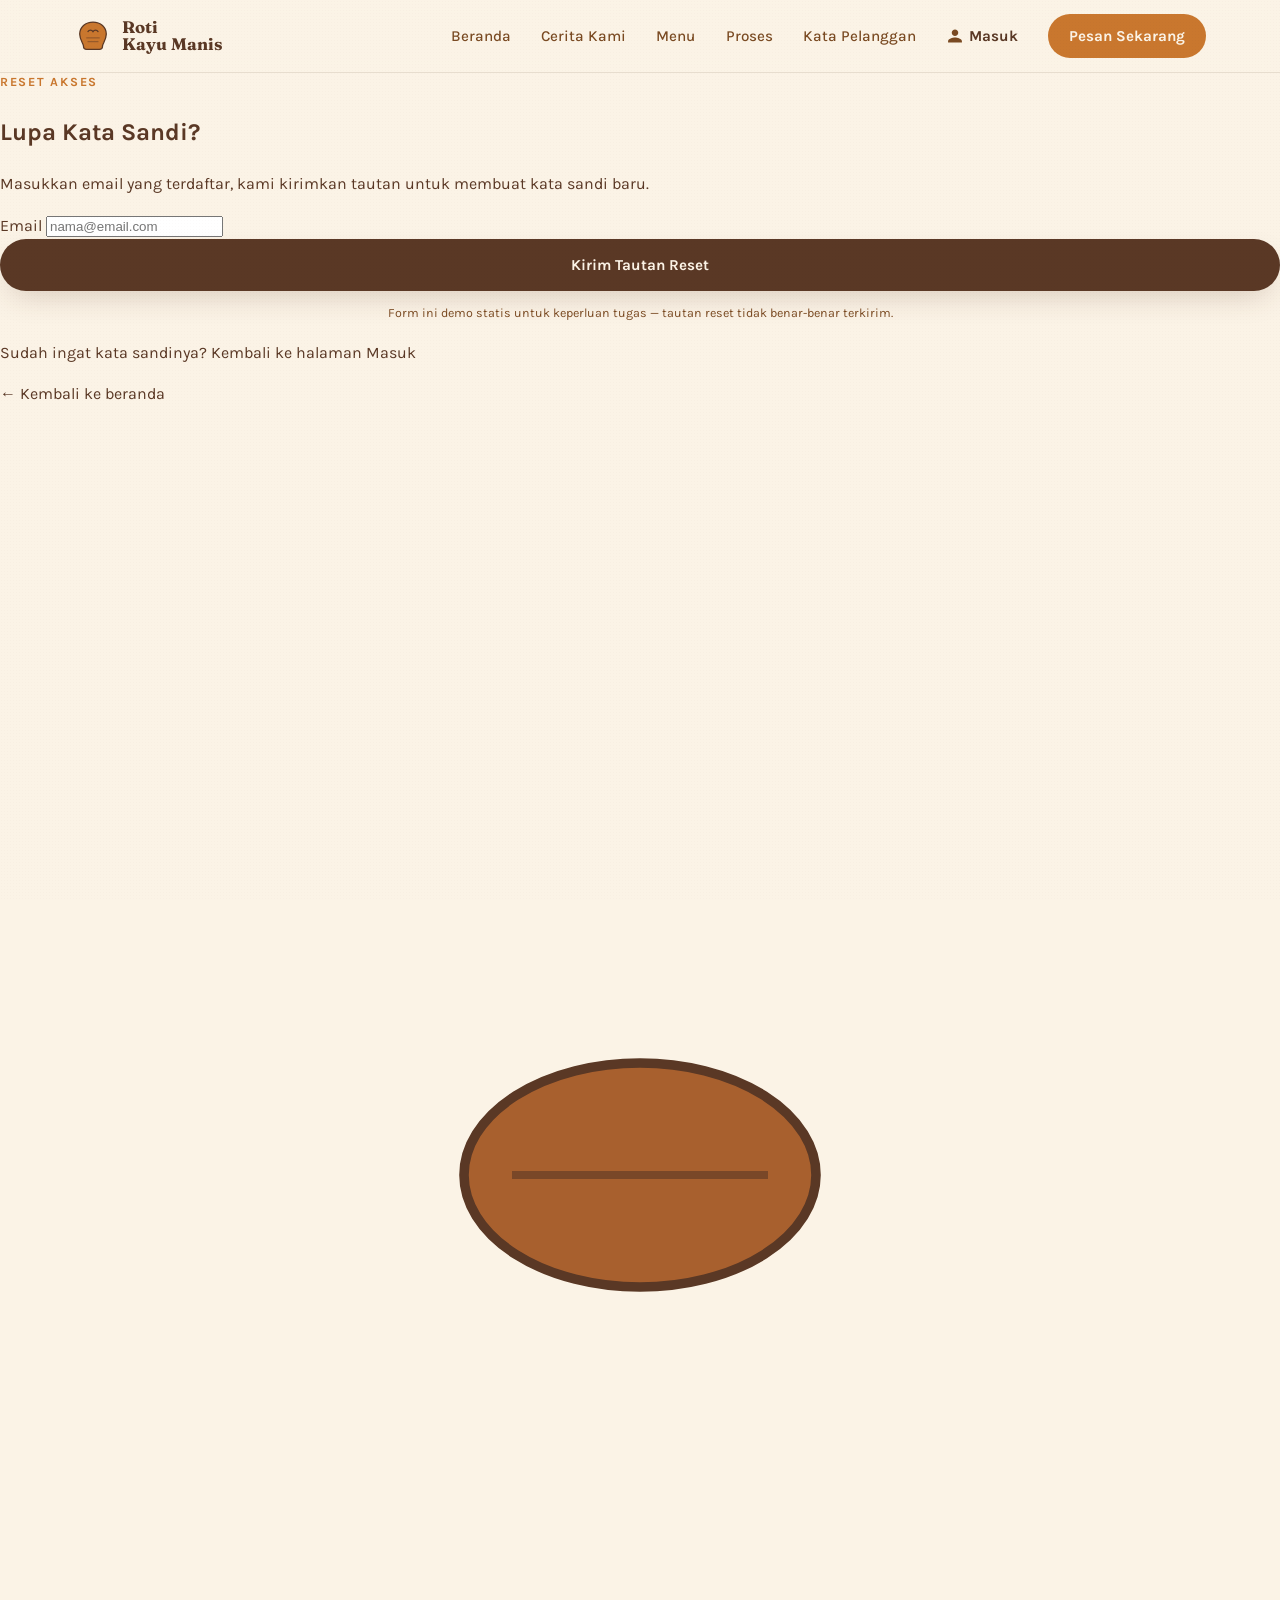
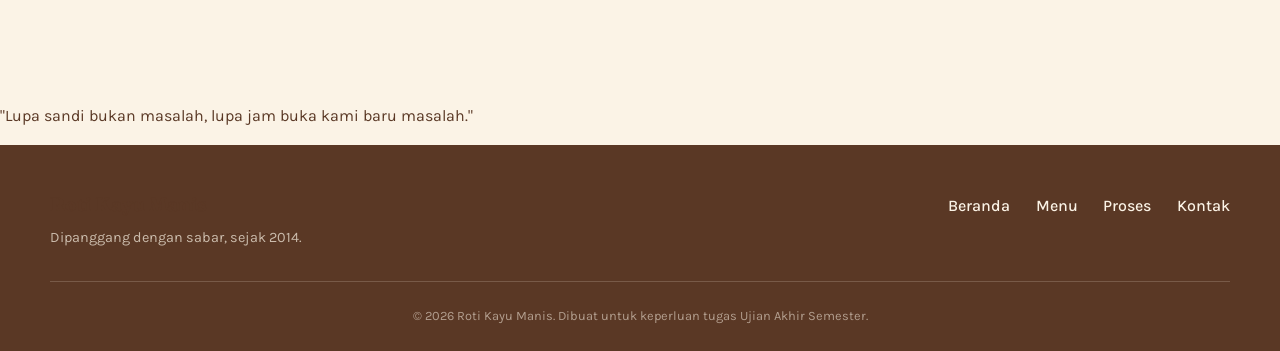
<file: lupa-password.html>
<!DOCTYPE html>
<html lang="id">
<head>
<meta charset="UTF-8">
<meta name="viewport" content="width=device-width, initial-scale=1.0">
<title>Lupa Kata Sandi — Roti Kayu Manis</title>
<link rel="preconnect" href="https://fonts.googleapis.com">
<link rel="preconnect" href="https://fonts.gstatic.com" crossorigin>
<link href="https://fonts.googleapis.com/css2?family=Fraunces:ital,opsz,wght@0,9..144,300..900;1,9..144,300..900&family=Karla:wght@400;500;700&display=swap" rel="stylesheet">
<link rel="stylesheet" href="style.css">
</head>
<body class="auth-body">

<div class="grain-overlay"></div>

<header class="site-header">
  <div class="header-inner">
    <a href="index.html" class="logo">
      <svg class="logo-mark" viewBox="0 0 60 60" fill="none" xmlns="http://www.w3.org/2000/svg">
        <path d="M30 8C18 8 9 16 9 27c0 9 6 15 6 19 0 3 2 5 5 5h20c3 0 5-2 5-5 0-4 6-10 6-19 0-11-9-19-21-19z" fill="#C9772E"/>
        <path d="M30 8C18 8 9 16 9 27c0 9 6 15 6 19 0 3 2 5 5 5h20c3 0 5-2 5-5 0-4 6-10 6-19 0-11-9-19-21-19z" stroke="#5A3825" stroke-width="2"/>
        <path d="M22 23c2-3 6-3 8 0 2-3 6-3 8 0" stroke="#5A3825" stroke-width="2" stroke-linecap="round"/>
        <line x1="20" y1="33" x2="40" y2="33" stroke="#5A3825" stroke-width="1.5" stroke-linecap="round" opacity="0.6"/>
        <line x1="22" y1="39" x2="38" y2="39" stroke="#5A3825" stroke-width="1.5" stroke-linecap="round" opacity="0.6"/>
      </svg>
      <span class="logo-text">Roti<br>Kayu&nbsp;Manis</span>
    </a>

    <input type="checkbox" id="menu-toggle" class="menu-toggle-input">
    <label for="menu-toggle" class="menu-toggle-btn" aria-label="Buka menu">
      <span></span><span></span><span></span>
    </label>

    <nav class="main-nav">
      <a href="index.html#beranda">Beranda</a>
      <a href="index.html#tentang">Cerita Kami</a>
      <a href="index.html#menu">Menu</a>
      <a href="index.html#proses">Proses</a>
      <a href="index.html#testimoni">Kata Pelanggan</a>
      <a href="login.html" class="nav-login">Masuk</a>
      <a href="index.html#kontak" class="nav-cta">Pesan Sekarang</a>
    </nav>
  </div>
</header>

<main class="auth-wrap">
  <section class="auth-card">
    <p class="eyebrow">Reset Akses</p>
    <h1 class="auth-title">Lupa Kata Sandi?</h1>
    <p class="auth-sub">Masukkan email yang terdaftar, kami kirimkan tautan untuk membuat kata sandi baru.</p>

    <form class="auth-form" onsubmit="return false;">
      <label for="email-reset">Email</label>
      <input type="email" id="email-reset" name="email-reset" placeholder="nama@email.com" required>

      <button type="submit" class="btn btn-primary btn-full">Kirim Tautan Reset</button>
      <p class="form-note">Form ini demo statis untuk keperluan tugas &mdash; tautan reset tidak benar-benar terkirim.</p>
    </form>

    <p class="auth-switch">
      Sudah ingat kata sandinya? <a href="login.html" class="auth-link">Kembali ke halaman Masuk</a>
    </p>
    <a href="index.html" class="auth-back">← Kembali ke beranda</a>
  </section>

  <aside class="auth-visual" aria-hidden="true">
    <svg viewBox="0 0 400 400" class="auth-bread-svg">
      <ellipse cx="200" cy="240" rx="55" ry="35" fill="#A8602E" stroke="#5A3825" stroke-width="3"/>
      <line x1="160" y1="240" x2="240" y2="240" stroke="#5A3825" stroke-width="2.5" opacity="0.6"/>
    </svg>
    <p class="auth-quote">"Lupa sandi bukan masalah, lupa jam buka kami baru masalah."</p>
  </aside>
</main>

<footer class="site-footer">
  <div class="footer-inner">
    <div class="footer-brand">
      <span class="logo-text small">Roti Kayu Manis</span>
      <p>Dipanggang dengan sabar, sejak 2014.</p>
    </div>
    <div class="footer-links">
      <a href="index.html#beranda">Beranda</a>
      <a href="index.html#menu">Menu</a>
      <a href="index.html#proses">Proses</a>
      <a href="index.html#kontak">Kontak</a>
    </div>
  </div>
  <p class="footer-copy">© 2026 Roti Kayu Manis. Dibuat untuk keperluan tugas Ujian Akhir Semester.</p>
</footer>

</body>
</html>
</file>
<file: style.css>
/* =========================================================
   ROTI KAYU MANIS — Stylesheet
   Palette  : #FBF3E6 (krim tepung) #5A3825 (cokelat panggang)
              #C9772E (karamel) #D98A3D (roti madu) #F0C419 (mentega)
   Display  : Fraunces (serif berkarakter, untuk judul)
   Body     : Karla (sans, untuk teks & UI)
   ========================================================= */

:root{
  --cream:      #FBF3E6;
  --cream-deep: #F2E4C9;
  --brown:      #5A3825;
  --brown-soft: #7A4A22;
  --caramel:    #C9772E;
  --honey:      #D98A3D;
  --butter:     #F0C419;
  --rye:        #A8602E;

  --font-display: "Fraunces", serif;
  --font-body: "Karla", sans-serif;

  --radius-s: 10px;
  --radius-m: 18px;
  --radius-l: 28px;

  --shadow-soft: 0 12px 30px -10px rgba(90,56,37,0.25);
  --shadow-card: 0 8px 24px -8px rgba(90,56,37,0.18);
}

*{ box-sizing: border-box; }
html{ scroll-behavior: smooth; }

body{
  margin: 0;
  background: var(--cream);
  color: var(--brown);
  font-family: var(--font-body);
  line-height: 1.6;
  -webkit-font-smoothing: antialiased;
  overflow-x: hidden;
}

img, svg{ display: block; max-width: 100%; }

a{ color: inherit; text-decoration: none; }

ul{ margin: 0; padding: 0; }

/* subtle paper-grain texture overlay across whole site */
.grain-overlay{
  position: fixed;
  inset: 0;
  pointer-events: none;
  z-index: 999;
  opacity: 0.5;
  mix-blend-mode: multiply;
  background-image:
    radial-gradient(rgba(90,56,37,0.035) 1px, transparent 1px);
  background-size: 3px 3px;
}

@media (prefers-reduced-motion: reduce){
  *{ animation: none !important; transition: none !important; }
  html{ scroll-behavior: auto; }
}

/* ---------- Shared type ---------- */
.eyebrow{
  font-family: var(--font-body);
  font-weight: 700;
  font-size: 0.78rem;
  letter-spacing: 0.14em;
  text-transform: uppercase;
  color: var(--caramel);
  margin: 0 0 0.8rem;
}
.eyebrow.center{ text-align: center; }

.section-title{
  font-family: var(--font-display);
  font-weight: 600;
  font-style: normal;
  font-size: clamp(1.7rem, 3.2vw, 2.6rem);
  line-height: 1.22;
  margin: 0 0 1.2rem;
  color: var(--brown);
}
.section-title.center{ text-align: center; max-width: 720px; margin-inline: auto; margin-bottom: 3rem; }

/* ---------- Buttons ---------- */
.btn{
  display: inline-flex;
  align-items: center;
  justify-content: center;
  gap: 0.5rem;
  font-family: var(--font-body);
  font-weight: 700;
  font-size: 0.95rem;
  padding: 0.95rem 1.8rem;
  border-radius: 999px;
  border: 2px solid transparent;
  cursor: pointer;
  transition: transform 0.18s ease, box-shadow 0.18s ease, background 0.18s ease;
  white-space: nowrap;
}
.btn-primary{
  background: var(--brown);
  color: var(--cream);
  box-shadow: var(--shadow-soft);
}
.btn-primary:hover{ transform: translateY(-2px); background: var(--brown-soft); }
.btn-ghost{
  background: transparent;
  border-color: var(--brown);
  color: var(--brown);
}
.btn-ghost:hover{ background: var(--brown); color: var(--cream); }
.btn-full{ width: 100%; }
.btn:focus-visible{ outline: 3px solid var(--butter); outline-offset: 2px; }

/* =========================================================
   HEADER
   ========================================================= */
.site-header{
  position: sticky;
  top: 0;
  z-index: 100;
  background: rgba(251,243,230,0.92);
  backdrop-filter: blur(8px);
  border-bottom: 1px solid rgba(90,56,37,0.12);
}
.header-inner{
  max-width: 1180px;
  margin: 0 auto;
  padding: 0.9rem 1.5rem;
  display: flex;
  align-items: center;
  justify-content: space-between;
}
.logo{
  display: flex;
  align-items: center;
  gap: 0.6rem;
}
.logo-mark{ width: 38px; height: 38px; flex-shrink: 0; }
.logo-text{
  font-family: var(--font-display);
  font-weight: 700;
  font-size: 1.05rem;
  line-height: 1.05;
  color: var(--brown);
}
.logo-text.small{ font-size: 1.2rem; }

.main-nav{
  display: flex;
  align-items: center;
  gap: 1.9rem;
  font-weight: 500;
  font-size: 0.95rem;
}
.main-nav a{ position: relative; color: var(--brown-soft); transition: color 0.2s; }
.main-nav a:hover{ color: var(--caramel); }
.main-nav a.nav-login{
  display: inline-flex;
  align-items: center;
  gap: 0.4rem;
  font-weight: 700;
  color: var(--brown);
}
.main-nav a.nav-login::before{
  content: "";
  width: 16px;
  height: 16px;
  background: var(--brown-soft);
  -webkit-mask: url("data:image/svg+xml,%3Csvg xmlns='http://www.w3.org/2000/svg' viewBox='0 0 24 24'%3E%3Cpath d='M12 12c2.7 0 4.9-2.2 4.9-4.9S14.7 2.2 12 2.2 7.1 4.4 7.1 7.1 9.3 12 12 12zm0 2.4c-3.5 0-10.4 1.8-10.4 5.3v2.1h20.8v-2.1c0-3.5-6.9-5.3-10.4-5.3z'/%3E%3C/svg%3E") center / contain no-repeat;
  mask: url("data:image/svg+xml,%3Csvg xmlns='http://www.w3.org/2000/svg' viewBox='0 0 24 24'%3E%3Cpath d='M12 12c2.7 0 4.9-2.2 4.9-4.9S14.7 2.2 12 2.2 7.1 4.4 7.1 7.1 9.3 12 12 12zm0 2.4c-3.5 0-10.4 1.8-10.4 5.3v2.1h20.8v-2.1c0-3.5-6.9-5.3-10.4-5.3z'/%3E%3C/svg%3E") center / contain no-repeat;
  transition: background 0.2s;
}
.main-nav a.nav-login:hover::before{ background: var(--caramel); }
.main-nav a.nav-cta{
  background: var(--caramel);
  color: var(--cream);
  padding: 0.6rem 1.3rem;
  border-radius: 999px;
  font-weight: 700;
}
.main-nav a.nav-cta:hover{ background: var(--brown); color: var(--cream); }

.menu-toggle-input{ display: none; }
.menu-toggle-btn{
  display: none;
  flex-direction: column;
  gap: 5px;
  cursor: pointer;
  padding: 6px;
}
.menu-toggle-btn span{
  width: 24px; height: 2.5px;
  background: var(--brown);
  border-radius: 2px;
  transition: transform 0.25s, opacity 0.25s;
}

/* =========================================================
   HERO
   ========================================================= */
.hero{
  position: relative;
  max-width: 1180px;
  margin: 0 auto;
  padding: clamp(3rem, 8vw, 6rem) 1.5rem 4rem;
  display: grid;
  grid-template-columns: 1.1fr 0.9fr;
  align-items: center;
  gap: 2rem;
}

.hero-title{
  font-family: var(--font-display);
  font-weight: 600;
  font-size: clamp(2.6rem, 6vw, 4.4rem);
  line-height: 1.05;
  margin: 0 0 1.3rem;
  color: var(--brown);
}
.hero-title-accent{
  font-style: italic;
  font-weight: 400;
  color: var(--caramel);
}
.hero-sub{
  max-width: 480px;
  font-size: 1.08rem;
  color: var(--brown-soft);
  margin: 0 0 2rem;
}
.hero-actions{ display: flex; gap: 1rem; flex-wrap: wrap; margin-bottom: 3rem; }

.hero-stats{
  display: flex;
  gap: clamp(1.5rem, 4vw, 3rem);
  border-top: 1px solid rgba(90,56,37,0.15);
  padding-top: 1.6rem;
}
.stat{ display: flex; flex-direction: column; }
.stat-num{
  font-family: var(--font-display);
  font-weight: 600;
  font-size: 1.5rem;
  color: var(--caramel);
}
.stat-label{
  font-size: 0.8rem;
  color: var(--brown-soft);
  max-width: 110px;
}

.hero-visual{
  position: relative;
  display: flex;
  justify-content: center;
}
.hero-bread-svg{
  width: min(380px, 100%);
  animation: float-bread 6s ease-in-out infinite;
  filter: drop-shadow(var(--shadow-soft));
}
@keyframes float-bread{
  0%, 100%{ transform: translateY(0); }
  50%{ transform: translateY(-12px); }
}

/* steam wisps rising behind the bread */
.hero-steam{
  position: absolute;
  inset: 0;
  z-index: 0;
  pointer-events: none;
}
.hero-steam span{
  position: absolute;
  bottom: 35%;
  width: 6px;
  height: 60px;
  background: linear-gradient(to top, rgba(217,138,61,0.0), rgba(217,138,61,0.35), rgba(217,138,61,0.0));
  border-radius: 50%;
  filter: blur(3px);
  animation: rise 4.5s ease-in infinite;
}
.hero-steam span:nth-child(1){ right: 18%; animation-delay: 0s; }
.hero-steam span:nth-child(2){ right: 26%; animation-delay: 1s; }
.hero-steam span:nth-child(3){ right: 34%; animation-delay: 2s; }
.hero-steam span:nth-child(4){ right: 42%; animation-delay: 0.6s; }
.hero-steam span:nth-child(5){ right: 50%; animation-delay: 1.8s; }
@keyframes rise{
  0%{ transform: translateY(0) scaleX(1); opacity: 0; }
  20%{ opacity: 1; }
  100%{ transform: translateY(-160px) scaleX(1.6); opacity: 0; }
}

/* =========================================================
   ABOUT
   ========================================================= */
.about{ background: var(--cream-deep); padding: clamp(4rem, 8vw, 6rem) 1.5rem; }
.about-inner{
  max-width: 1180px;
  margin: 0 auto;
  display: grid;
  grid-template-columns: 0.85fr 1.15fr;
  gap: clamp(2rem, 6vw, 4.5rem);
  align-items: center;
}
.about-image{ position: relative; }
.about-svg{
  width: 100%;
  max-width: 320px;
  margin-inline: auto;
  filter: drop-shadow(var(--shadow-card));
}
.about-tag{
  position: absolute;
  top: -10px;
  right: clamp(0px, 8%, 30px);
  background: var(--butter);
  color: var(--brown);
  font-family: var(--font-display);
  font-weight: 700;
  font-size: 0.85rem;
  padding: 0.5rem 1rem;
  border-radius: 999px;
  transform: rotate(-6deg);
  box-shadow: var(--shadow-card);
}
.about-copy p{ color: var(--brown-soft); }
.about-points{ list-style: none; margin-top: 1.6rem; display: flex; flex-direction: column; gap: 0.9rem; }
.about-points li{
  padding-left: 1.6rem;
  position: relative;
  color: var(--brown-soft);
}
.about-points li::before{
  content: "✦";
  position: absolute;
  left: 0;
  color: var(--caramel);
}
.about-points strong{ color: var(--brown); }

/* =========================================================
   MENU
   ========================================================= */
.menu{ max-width: 1180px; margin: 0 auto; padding: clamp(4rem, 8vw, 6rem) 1.5rem; }
.menu-head{ max-width: 640px; margin-bottom: 3rem; }

.menu-grid{
  display: grid;
  grid-template-columns: repeat(3, 1fr);
  gap: 1.6rem;
}
.menu-card{
  background: #fff;
  border-radius: var(--radius-l);
  overflow: hidden;
  box-shadow: var(--shadow-card);
  transition: transform 0.25s ease, box-shadow 0.25s ease;
  display: flex;
  flex-direction: column;
}
.menu-card:hover{ transform: translateY(-6px); box-shadow: 0 18px 34px -10px rgba(90,56,37,0.28); }

.menu-card-visual{
  background: var(--cream-deep);
  padding: 1.8rem;
  display: flex;
  justify-content: center;
}
.menu-card-visual svg{ width: 96px; height: 96px; }

.menu-card-body{ padding: 1.4rem 1.5rem 1.6rem; display: flex; flex-direction: column; gap: 0.5rem; flex-grow: 1; }
.menu-rak{
  font-size: 0.72rem;
  font-weight: 700;
  letter-spacing: 0.08em;
  text-transform: uppercase;
  color: var(--caramel);
}
.menu-card-body h3{
  font-family: var(--font-display);
  font-size: 1.25rem;
  margin: 0;
  color: var(--brown);
}
.menu-card-body p{ font-size: 0.92rem; color: var(--brown-soft); margin: 0; flex-grow: 1; }
.menu-card-foot{
  display: flex;
  align-items: center;
  justify-content: space-between;
  margin-top: 0.8rem;
}
.price{ font-family: var(--font-display); font-weight: 700; font-size: 1.05rem; color: var(--brown); }
.badge{
  font-size: 0.72rem;
  font-weight: 700;
  background: var(--butter);
  color: var(--brown);
  padding: 0.3rem 0.7rem;
  border-radius: 999px;
}

/* =========================================================
   PROSES (timeline)
   ========================================================= */
.proses{ background: var(--brown); color: var(--cream); padding: clamp(4rem, 8vw, 6rem) 1.5rem; }
.proses-head{ max-width: 1180px; margin: 0 auto 3.5rem; }
.proses .eyebrow{ color: var(--butter); }
.proses .section-title{ color: var(--cream); }

.timeline{
  max-width: 880px;
  margin: 0 auto;
  position: relative;
  padding-left: 2.4rem;
  border-left: 2px solid rgba(251,243,230,0.25);
}
.timeline-item{ position: relative; padding-bottom: 2.6rem; }
.timeline-item:last-child{ padding-bottom: 0; }
.timeline-dot{
  position: absolute;
  left: -2.55rem;
  top: 0.35rem;
  width: 14px; height: 14px;
  border-radius: 50%;
  background: var(--butter);
  box-shadow: 0 0 0 4px var(--brown);
}
.timeline-time{
  font-family: var(--font-display);
  font-weight: 700;
  font-size: 0.95rem;
  color: var(--honey);
  display: block;
  margin-bottom: 0.3rem;
}
.timeline-text h3{
  font-family: var(--font-display);
  font-size: 1.2rem;
  margin: 0 0 0.4rem;
}
.timeline-text p{ color: rgba(251,243,230,0.78); margin: 0; max-width: 520px; }

/* =========================================================
   TESTIMONI
   ========================================================= */
.testimoni{ max-width: 1180px; margin: 0 auto; padding: clamp(4rem, 8vw, 6rem) 1.5rem; }
.testimoni-grid{
  display: grid;
  grid-template-columns: repeat(3, 1fr);
  gap: 1.6rem;
}
.testimoni-card{
  background: var(--cream-deep);
  border-radius: var(--radius-m);
  padding: 1.8rem;
  margin: 0;
}
.testimoni-card blockquote{
  margin: 0 0 1.2rem;
  font-family: var(--font-display);
  font-style: italic;
  font-size: 1.05rem;
  line-height: 1.5;
  color: var(--brown);
}
.testimoni-card figcaption{
  font-size: 0.85rem;
  font-weight: 700;
  color: var(--caramel);
}

/* =========================================================
   KONTAK
   ========================================================= */
.kontak{ background: var(--cream-deep); padding: clamp(4rem, 8vw, 6rem) 1.5rem; }
.kontak-inner{
  max-width: 1180px;
  margin: 0 auto;
  display: grid;
  grid-template-columns: 1fr 1fr;
  gap: clamp(2rem, 6vw, 4rem);
}
.kontak-copy p{ color: var(--brown-soft); max-width: 460px; }
.kontak-list{ margin-top: 2rem; display: flex; flex-direction: column; gap: 1.2rem; }
.kontak-item{ display: flex; flex-direction: column; gap: 0.2rem; }
.kontak-label{
  font-size: 0.75rem;
  font-weight: 700;
  letter-spacing: 0.08em;
  text-transform: uppercase;
  color: var(--caramel);
}

.kontak-form{
  background: #fff;
  border-radius: var(--radius-l);
  padding: clamp(1.6rem, 4vw, 2.4rem);
  box-shadow: var(--shadow-card);
  display: flex;
  flex-direction: column;
}
.kontak-form label{
  font-size: 0.85rem;
  font-weight: 700;
  color: var(--brown);
  margin: 1rem 0 0.4rem;
}
.kontak-form label:first-child{ margin-top: 0; }
.kontak-form input,
.kontak-form textarea{
  font-family: var(--font-body);
  font-size: 0.95rem;
  padding: 0.8rem 1rem;
  border: 1.5px solid rgba(90,56,37,0.2);
  border-radius: var(--radius-s);
  background: var(--cream);
  color: var(--brown);
  resize: vertical;
}
.kontak-form input:focus,
.kontak-form textarea:focus{
  outline: none;
  border-color: var(--caramel);
  box-shadow: 0 0 0 3px rgba(201,119,46,0.18);
}
.kontak-form .btn{ margin-top: 1.4rem; }
.form-note{
  font-size: 0.78rem;
  color: var(--brown-soft);
  text-align: center;
  margin: 0.8rem 0 0;
}

/* =========================================================
   FOOTER
   ========================================================= */
.site-footer{ background: var(--brown); color: var(--cream); padding: 3rem 1.5rem 1.5rem; }
.footer-inner{
  max-width: 1180px;
  margin: 0 auto;
  display: flex;
  justify-content: space-between;
  align-items: flex-start;
  flex-wrap: wrap;
  gap: 1.5rem;
  padding-bottom: 2rem;
  border-bottom: 1px solid rgba(251,243,230,0.18);
}
.footer-brand p{ margin: 0.5rem 0 0; color: rgba(251,243,230,0.7); font-size: 0.9rem; }
.footer-links{ display: flex; gap: 1.6rem; font-weight: 500; }
.footer-links a:hover{ color: var(--butter); }
.footer-copy{
  max-width: 1180px;
  margin: 1.5rem auto 0;
  font-size: 0.8rem;
  color: rgba(251,243,230,0.55);
  text-align: center;
}

/* =========================================================
   RESPONSIVE
   ========================================================= */
@media (max-width: 980px){
  .hero{ grid-template-columns: 1fr; text-align: left; }
  .hero-visual{ order: -1; max-width: 280px; margin: 0 auto; }
  .about-inner{ grid-template-columns: 1fr; }
  .about-image{ order: -1; max-width: 280px; margin: 0 auto 1rem; }
  .menu-grid{ grid-template-columns: repeat(2, 1fr); }
  .testimoni-grid{ grid-template-columns: 1fr; }
  .kontak-inner{ grid-template-columns: 1fr; }
}

@media (max-width: 760px){
  .menu-toggle-btn{ display: flex; }
  .main-nav{
    position: absolute;
    top: 100%;
    left: 0;
    right: 0;
    background: var(--cream);
    flex-direction: column;
    align-items: flex-start;
    gap: 0;
    padding: 0;
    max-height: 0;
    overflow: hidden;
    transition: max-height 0.3s ease;
    border-bottom: 1px solid rgba(90,56,37,0.12);
  }
  .main-nav a{
    width: 100%;
    padding: 1rem 1.5rem;
    border-top: 1px solid rgba(90,56,37,0.08);
  }
  .main-nav a.nav-cta{ border-radius: 0; text-align: center; margin: 0.6rem 1.5rem; width: auto; }
  .menu-toggle-input:checked ~ .main-nav{ max-height: 420px; }
  .menu-toggle-input:checked ~ .menu-toggle-btn span:nth-child(1){ transform: translateY(7px) rotate(45deg); }
  .menu-toggle-input:checked ~ .menu-toggle-btn span:nth-child(2){ opacity: 0; }
  .menu-toggle-input:checked ~ .menu-toggle-btn span:nth-child(3){ transform: translateY(-7px) rotate(-45deg); }

  .hero-stats{ flex-wrap: wrap; gap: 1.6rem; }
  .menu-grid{ grid-template-columns: 1fr; }
}

@media (max-width: 480px){
  .hero-title{ font-size: 2.4rem; }
  .hero-actions{ flex-direction: column; align-items: stretch; }
}
</file>
<file: daftar.css>
/* =========================================================
   DAFTAR MEWAH — Roti Kayu Manis
   Tema: gold-on-dark, split screen boutique (varian Daftar)
   Class memakai prefix .lux- yang sama dengan login.css agar
   konsisten, dengan beberapa override khusus di bagian bawah.
   ========================================================= */

:root{
  --gold:        #D9A53B;
  --gold-light:  #F6D87A;
  --gold-deep:   #8C5A1E;
  --ink:         #0F0B08;
  --ink-soft:    #1C140D;
  --ink-card:    #1A1410;
  --cream-txt:   #F3E9D8;
  --cream-dim:   #B9A98F;

  --font-display: "Fraunces", serif;
  --font-body: "Karla", sans-serif;
}

*{ box-sizing: border-box; }

.lux-body{
  margin: 0;
  min-height: 100vh;
  background: var(--ink);
  color: var(--cream-txt);
  font-family: var(--font-body);
  overflow-x: hidden;
}

a{ text-decoration: none; }

/* fine film-grain texture over the whole dark page */
.lux-grain{
  position: fixed;
  inset: 0;
  pointer-events: none;
  z-index: 999;
  opacity: 0.35;
  mix-blend-mode: overlay;
  background-image: radial-gradient(rgba(255,255,255,0.06) 1px, transparent 1px);
  background-size: 3px 3px;
}

@media (prefers-reduced-motion: reduce){
  *{ animation: none !important; transition: none !important; }
}

.lux-home-link{
  position: fixed;
  top: 1.6rem;
  left: 1.8rem;
  z-index: 50;
  display: inline-flex;
  align-items: center;
  gap: 0.5rem;
  font-size: 0.85rem;
  font-weight: 500;
  color: var(--cream-dim);
  padding: 0.5rem 1rem;
  border: 1px solid rgba(217,165,59,0.25);
  border-radius: 999px;
  background: rgba(255,255,255,0.03);
  backdrop-filter: blur(6px);
  transition: color 0.2s, border-color 0.2s, background 0.2s;
}
.lux-home-link:hover{
  color: var(--gold-light);
  border-color: rgba(217,165,59,0.6);
  background: rgba(217,165,59,0.08);
}

/* =========================================================
   LAYOUT — split screen
   ========================================================= */
.lux-screen{
  min-height: 100vh;
  display: grid;
  grid-template-columns: 1.05fr 1fr;
}

/* ---------- LEFT: visual panel ---------- */
.lux-visual{
  position: relative;
  display: flex;
  flex-direction: column;
  justify-content: space-between;
  padding: clamp(2.5rem, 5vw, 4.5rem) clamp(2rem, 5vw, 4rem);
  background:
    radial-gradient(circle at 70% 20%, rgba(217,165,59,0.16), transparent 60%),
    linear-gradient(160deg, #18110B 0%, #0F0B08 55%, #060403 100%);
  overflow: hidden;
}

.lux-glow{
  position: absolute;
  top: -10%;
  right: -15%;
  width: 480px;
  height: 480px;
  background: radial-gradient(circle, rgba(246,216,122,0.25), transparent 70%);
  filter: blur(10px);
  pointer-events: none;
}

.lux-rings{ position: absolute; inset: 0; pointer-events: none; }
.lux-rings span{
  position: absolute;
  border: 1px solid rgba(217,165,59,0.12);
  border-radius: 50%;
  left: 50%;
  top: 48%;
  transform: translate(-50%,-50%);
}
.lux-rings span:nth-child(1){ width: 420px; height: 420px; animation: pulse-ring 7s ease-in-out infinite; }
.lux-rings span:nth-child(2){ width: 560px; height: 560px; animation: pulse-ring 7s ease-in-out infinite 1.2s; }
.lux-rings span:nth-child(3){ width: 700px; height: 700px; animation: pulse-ring 7s ease-in-out infinite 2.4s; }
@keyframes pulse-ring{
  0%, 100%{ opacity: 0.25; transform: translate(-50%,-50%) scale(0.98); }
  50%{ opacity: 0.55; transform: translate(-50%,-50%) scale(1.02); }
}

.lux-visual-content{
  position: relative;
  z-index: 2;
  display: flex;
  flex-direction: column;
  align-items: center;
  text-align: center;
  margin: auto 0;
}

.lux-monogram{
  font-family: var(--font-display);
  font-weight: 600;
  letter-spacing: 0.18em;
  font-size: 0.85rem;
  color: var(--gold);
  border: 1px solid rgba(217,165,59,0.4);
  border-radius: 999px;
  padding: 0.55rem 1.3rem;
  margin-bottom: 2.4rem;
}

.lux-bread{
  width: min(260px, 70%);
  margin-bottom: 2.2rem;
  animation: lux-float 6s ease-in-out infinite;
}
@keyframes lux-float{
  0%, 100%{ transform: translateY(0); }
  50%{ transform: translateY(-10px); }
}

.lux-quote{
  margin: 0 0 0.8rem;
  font-family: var(--font-display);
  font-style: italic;
  font-weight: 400;
  font-size: clamp(1.15rem, 2vw, 1.45rem);
  line-height: 1.5;
  color: var(--cream-txt);
  max-width: 420px;
}
.lux-quote-tag{
  font-size: 0.82rem;
  letter-spacing: 0.04em;
  color: var(--gold);
  font-weight: 600;
}

.lux-visual-footer{
  position: relative;
  z-index: 2;
  display: flex;
  align-items: center;
  justify-content: center;
  gap: clamp(1rem, 3vw, 2rem);
  padding-top: 2rem;
  border-top: 1px solid rgba(217,165,59,0.15);
}
.lux-stat{
  display: flex;
  flex-direction: column;
  align-items: center;
  gap: 0.2rem;
}
.lux-stat strong{
  font-family: var(--font-display);
  font-size: 1.15rem;
  color: var(--gold-light);
}
.lux-stat span{
  font-size: 0.72rem;
  color: var(--cream-dim);
  white-space: nowrap;
}
.lux-divider-dot{
  width: 4px; height: 4px;
  border-radius: 50%;
  background: rgba(217,165,59,0.4);
}

/* ---------- RIGHT: form panel ---------- */
.lux-form-panel{
  display: flex;
  align-items: center;
  justify-content: center;
  padding: clamp(2.5rem, 5vw, 4rem) clamp(1.6rem, 4vw, 3rem);
  background: var(--ink-soft);
}

.lux-form-card{
  width: 100%;
  max-width: 400px;
}

.lux-eyebrow{
  display: block;
  font-size: 0.78rem;
  font-weight: 700;
  letter-spacing: 0.14em;
  text-transform: uppercase;
  color: var(--gold);
  margin-bottom: 0.7rem;
}

.lux-title{
  font-family: var(--font-display);
  font-weight: 600;
  font-size: clamp(1.8rem, 3vw, 2.2rem);
  color: var(--cream-txt);
  margin: 0 0 0.6rem;
}

.lux-sub{
  font-size: 0.95rem;
  color: var(--cream-dim);
  margin: 0 0 2.2rem;
  line-height: 1.55;
}

/* ---- floating-label fields ---- */
.lux-form{ display: flex; flex-direction: column; gap: 1.6rem; }

.lux-field{ position: relative; }
.lux-field input{
  width: 100%;
  background: transparent;
  border: none;
  border-bottom: 1px solid rgba(217,165,59,0.3);
  color: var(--cream-txt);
  font-family: var(--font-body);
  font-size: 1rem;
  padding: 0.6rem 0 0.7rem;
  outline: none;
}
.lux-field label{
  position: absolute;
  left: 0;
  top: 0.6rem;
  font-size: 1rem;
  color: var(--cream-dim);
  pointer-events: none;
  transition: top 0.2s ease, font-size 0.2s ease, color 0.2s ease;
}
.lux-field input:focus + label,
.lux-field input:not(:placeholder-shown) + label{
  top: -0.95rem;
  font-size: 0.75rem;
  color: var(--gold);
  letter-spacing: 0.03em;
}
.lux-field-line{
  position: absolute;
  bottom: 0;
  left: 0;
  height: 2px;
  width: 0;
  background: linear-gradient(90deg, var(--gold), var(--gold-light));
  transition: width 0.3s ease;
}
.lux-field input:focus ~ .lux-field-line{ width: 100%; }

.lux-row{
  display: flex;
  align-items: center;
  justify-content: space-between;
  font-size: 0.85rem;
  margin-top: -0.4rem;
}
.lux-remember{
  display: flex;
  align-items: center;
  gap: 0.55rem;
  color: var(--cream-dim);
  cursor: pointer;
  user-select: none;
}
.lux-remember input{ position: absolute; opacity: 0; width: 0; height: 0; }
.lux-checkbox{
  width: 16px; height: 16px;
  border: 1px solid rgba(217,165,59,0.5);
  border-radius: 4px;
  display: inline-flex;
  align-items: center;
  justify-content: center;
  transition: background 0.2s, border-color 0.2s;
}
.lux-remember input:checked + .lux-checkbox{
  background: var(--gold);
  border-color: var(--gold);
}
.lux-remember input:checked + .lux-checkbox::after{
  content: "";
  width: 8px; height: 5px;
  border-left: 2px solid var(--ink);
  border-bottom: 2px solid var(--ink);
  transform: rotate(-45deg) translate(0.5px, -1px);
}

.lux-link{ color: var(--gold); font-weight: 600; }
.lux-link:hover{ color: var(--gold-light); }
.lux-link.strong{ text-decoration: underline; text-decoration-color: rgba(217,165,59,0.4); }

.lux-btn{
  margin-top: 0.6rem;
  display: inline-flex;
  align-items: center;
  justify-content: center;
  gap: 0.6rem;
  width: 100%;
  padding: 0.95rem 1.5rem;
  border: none;
  border-radius: 999px;
  background: linear-gradient(135deg, var(--gold-light), var(--gold) 55%, var(--gold-deep));
  color: var(--ink);
  font-family: var(--font-body);
  font-weight: 700;
  font-size: 1rem;
  cursor: pointer;
  box-shadow: 0 10px 30px -8px rgba(217,165,59,0.45);
  transition: transform 0.2s ease, box-shadow 0.2s ease;
}
.lux-btn:hover{
  transform: translateY(-2px);
  box-shadow: 0 14px 36px -8px rgba(217,165,59,0.6);
}
.lux-btn svg{ transition: transform 0.2s ease; }
.lux-btn:hover svg{ transform: translateX(3px); }

.lux-note{
  font-size: 0.76rem;
  color: var(--cream-dim);
  text-align: center;
  margin: 0;
  opacity: 0.75;
}

.lux-or{
  display: flex;
  align-items: center;
  text-align: center;
  margin: 1.8rem 0 1.3rem;
  font-size: 0.78rem;
  color: var(--cream-dim);
}
.lux-or::before, .lux-or::after{
  content: "";
  flex: 1;
  height: 1px;
  background: rgba(217,165,59,0.18);
}
.lux-or span{ padding: 0 0.8rem; white-space: nowrap; }

.lux-social{ display: flex; gap: 0.9rem; }
.lux-social-btn{
  flex: 1;
  display: inline-flex;
  align-items: center;
  justify-content: center;
  gap: 0.55rem;
  padding: 0.7rem 1rem;
  border: 1px solid rgba(217,165,59,0.25);
  border-radius: var(--radius, 10px);
  border-radius: 10px;
  background: rgba(255,255,255,0.02);
  color: var(--cream-txt);
  font-family: var(--font-body);
  font-size: 0.88rem;
  font-weight: 600;
  cursor: pointer;
  transition: background 0.2s, border-color 0.2s;
}
.lux-social-btn:hover{
  background: rgba(217,165,59,0.08);
  border-color: rgba(217,165,59,0.5);
}

.lux-switch{
  text-align: center;
  margin: 2rem 0 0;
  font-size: 0.9rem;
  color: var(--cream-dim);
}

/* =========================================================
   RESPONSIVE
   ========================================================= */
@media (max-width: 980px){
  .lux-screen{ grid-template-columns: 1fr; }
  .lux-visual{ min-height: 46vh; padding-top: 5.5rem; }
  .lux-bread{ width: min(180px, 50%); margin-bottom: 1.4rem; }
  .lux-quote{ font-size: 1.05rem; }
  .lux-visual-footer{ flex-wrap: wrap; }
}

@media (max-width: 480px){
  .lux-home-link{ top: 1rem; left: 1rem; font-size: 0.78rem; padding: 0.45rem 0.85rem; }
  .lux-visual{ padding-inline: 1.4rem; }
  .lux-form-panel{ padding-inline: 1.4rem; }
  .lux-social{ flex-direction: column; }
}

/* =========================================================
   VARIAN KHUSUS HALAMAN DAFTAR
   ========================================================= */

/* Panel visual sedikit lebih hangat (gradasi karamel) dibanding login */
.lux-visual.reg-visual{
  background:
    radial-gradient(circle at 25% 25%, rgba(217,165,59,0.18), transparent 55%),
    linear-gradient(160deg, #1B130A 0%, #100A06 55%, #060403 100%);
}

/* Indikator kekuatan kata sandi */
.lux-strength{
  display: flex;
  gap: 5px;
  margin-top: 0.5rem;
}
.lux-strength span{
  flex: 1;
  height: 3px;
  border-radius: 999px;
  background: rgba(217,165,59,0.18);
  transition: background 0.25s ease;
}
.lux-strength span.active-weak{ background: #C9572E; }
.lux-strength span.active-mid{ background: var(--gold); }
.lux-strength span.active-strong{ background: var(--gold-light); }
.lux-strength-label{
  font-size: 0.74rem;
  color: var(--cream-dim);
  margin-top: 0.35rem;
  display: block;
}

/* Pesan error / sukses dari form (auth.js) */
.lux-alert{
  display: none;
  font-size: 0.85rem;
  padding: 0.7rem 1rem;
  border-radius: 8px;
  margin-bottom: 1.2rem;
  border: 1px solid transparent;
}
.lux-alert.show{ display: block; }
.lux-alert.error{
  background: rgba(201,87,46,0.12);
  border-color: rgba(201,87,46,0.4);
  color: #F0A98A;
}
.lux-alert.success{
  background: rgba(217,165,59,0.12);
  border-color: rgba(217,165,59,0.4);
  color: var(--gold-light);
}

/* Checklist syarat kata sandi */
.lux-checklist{
  list-style: none;
  margin: 0.6rem 0 0;
  padding: 0;
  display: flex;
  flex-direction: column;
  gap: 0.35rem;
}
.lux-checklist li{
  font-size: 0.78rem;
  color: var(--cream-dim);
  display: flex;
  align-items: center;
  gap: 0.5rem;
}
.lux-checklist li::before{
  content: "";
  width: 14px;
  height: 14px;
  border-radius: 50%;
  border: 1px solid rgba(217,165,59,0.35);
  flex-shrink: 0;
}
.lux-checklist li.met{ color: var(--gold-light); }
.lux-checklist li.met::before{
  background: var(--gold);
  border-color: var(--gold);
}
</file>
<file: login.css>
/* =========================================================
   LOGIN MEWAH — Roti Kayu Manis
   Tema: gold-on-dark, split screen boutique
   ========================================================= */

:root{
  --gold:        #D9A53B;
  --gold-light:  #F6D87A;
  --gold-deep:   #8C5A1E;
  --ink:         #0F0B08;
  --ink-soft:    #1C140D;
  --ink-card:    #1A1410;
  --cream-txt:   #F3E9D8;
  --cream-dim:   #B9A98F;

  --font-display: "Fraunces", serif;
  --font-body: "Karla", sans-serif;
}

*{ box-sizing: border-box; }

.lux-body{
  margin: 0;
  min-height: 100vh;
  background: var(--ink);
  color: var(--cream-txt);
  font-family: var(--font-body);
  overflow-x: hidden;
}

a{ text-decoration: none; }

/* fine film-grain texture over the whole dark page */
.lux-grain{
  position: fixed;
  inset: 0;
  pointer-events: none;
  z-index: 999;
  opacity: 0.35;
  mix-blend-mode: overlay;
  background-image: radial-gradient(rgba(255,255,255,0.06) 1px, transparent 1px);
  background-size: 3px 3px;
}

@media (prefers-reduced-motion: reduce){
  *{ animation: none !important; transition: none !important; }
}

.lux-home-link{
  position: fixed;
  top: 1.6rem;
  left: 1.8rem;
  z-index: 50;
  display: inline-flex;
  align-items: center;
  gap: 0.5rem;
  font-size: 0.85rem;
  font-weight: 500;
  color: var(--cream-dim);
  padding: 0.5rem 1rem;
  border: 1px solid rgba(217,165,59,0.25);
  border-radius: 999px;
  background: rgba(255,255,255,0.03);
  backdrop-filter: blur(6px);
  transition: color 0.2s, border-color 0.2s, background 0.2s;
}
.lux-home-link:hover{
  color: var(--gold-light);
  border-color: rgba(217,165,59,0.6);
  background: rgba(217,165,59,0.08);
}

/* =========================================================
   LAYOUT — split screen
   ========================================================= */
.lux-screen{
  min-height: 100vh;
  display: grid;
  grid-template-columns: 1.05fr 1fr;
}

/* ---------- LEFT: visual panel ---------- */
.lux-visual{
  position: relative;
  display: flex;
  flex-direction: column;
  justify-content: space-between;
  padding: clamp(2.5rem, 5vw, 4.5rem) clamp(2rem, 5vw, 4rem);
  background:
    radial-gradient(circle at 70% 20%, rgba(217,165,59,0.16), transparent 60%),
    linear-gradient(160deg, #18110B 0%, #0F0B08 55%, #060403 100%);
  overflow: hidden;
}

.lux-glow{
  position: absolute;
  top: -10%;
  right: -15%;
  width: 480px;
  height: 480px;
  background: radial-gradient(circle, rgba(246,216,122,0.25), transparent 70%);
  filter: blur(10px);
  pointer-events: none;
}

.lux-rings{ position: absolute; inset: 0; pointer-events: none; }
.lux-rings span{
  position: absolute;
  border: 1px solid rgba(217,165,59,0.12);
  border-radius: 50%;
  left: 50%;
  top: 48%;
  transform: translate(-50%,-50%);
}
.lux-rings span:nth-child(1){ width: 420px; height: 420px; animation: pulse-ring 7s ease-in-out infinite; }
.lux-rings span:nth-child(2){ width: 560px; height: 560px; animation: pulse-ring 7s ease-in-out infinite 1.2s; }
.lux-rings span:nth-child(3){ width: 700px; height: 700px; animation: pulse-ring 7s ease-in-out infinite 2.4s; }
@keyframes pulse-ring{
  0%, 100%{ opacity: 0.25; transform: translate(-50%,-50%) scale(0.98); }
  50%{ opacity: 0.55; transform: translate(-50%,-50%) scale(1.02); }
}

.lux-visual-content{
  position: relative;
  z-index: 2;
  display: flex;
  flex-direction: column;
  align-items: center;
  text-align: center;
  margin: auto 0;
}

.lux-monogram{
  font-family: var(--font-display);
  font-weight: 600;
  letter-spacing: 0.18em;
  font-size: 0.85rem;
  color: var(--gold);
  border: 1px solid rgba(217,165,59,0.4);
  border-radius: 999px;
  padding: 0.55rem 1.3rem;
  margin-bottom: 2.4rem;
}

.lux-bread{
  width: min(260px, 70%);
  margin-bottom: 2.2rem;
  animation: lux-float 6s ease-in-out infinite;
}
@keyframes lux-float{
  0%, 100%{ transform: translateY(0); }
  50%{ transform: translateY(-10px); }
}

.lux-quote{
  margin: 0 0 0.8rem;
  font-family: var(--font-display);
  font-style: italic;
  font-weight: 400;
  font-size: clamp(1.15rem, 2vw, 1.45rem);
  line-height: 1.5;
  color: var(--cream-txt);
  max-width: 420px;
}
.lux-quote-tag{
  font-size: 0.82rem;
  letter-spacing: 0.04em;
  color: var(--gold);
  font-weight: 600;
}

.lux-visual-footer{
  position: relative;
  z-index: 2;
  display: flex;
  align-items: center;
  justify-content: center;
  gap: clamp(1rem, 3vw, 2rem);
  padding-top: 2rem;
  border-top: 1px solid rgba(217,165,59,0.15);
}
.lux-stat{
  display: flex;
  flex-direction: column;
  align-items: center;
  gap: 0.2rem;
}
.lux-stat strong{
  font-family: var(--font-display);
  font-size: 1.15rem;
  color: var(--gold-light);
}
.lux-stat span{
  font-size: 0.72rem;
  color: var(--cream-dim);
  white-space: nowrap;
}
.lux-divider-dot{
  width: 4px; height: 4px;
  border-radius: 50%;
  background: rgba(217,165,59,0.4);
}

/* ---------- RIGHT: form panel ---------- */
.lux-form-panel{
  display: flex;
  align-items: center;
  justify-content: center;
  padding: clamp(2.5rem, 5vw, 4rem) clamp(1.6rem, 4vw, 3rem);
  background: var(--ink-soft);
}

.lux-form-card{
  width: 100%;
  max-width: 400px;
}

.lux-eyebrow{
  display: block;
  font-size: 0.78rem;
  font-weight: 700;
  letter-spacing: 0.14em;
  text-transform: uppercase;
  color: var(--gold);
  margin-bottom: 0.7rem;
}

.lux-title{
  font-family: var(--font-display);
  font-weight: 600;
  font-size: clamp(1.8rem, 3vw, 2.2rem);
  color: var(--cream-txt);
  margin: 0 0 0.6rem;
}

.lux-sub{
  font-size: 0.95rem;
  color: var(--cream-dim);
  margin: 0 0 2.2rem;
  line-height: 1.55;
}

/* ---- floating-label fields ---- */
.lux-form{ display: flex; flex-direction: column; gap: 1.6rem; }

.lux-field{ position: relative; }
.lux-field input{
  width: 100%;
  background: transparent;
  border: none;
  border-bottom: 1px solid rgba(217,165,59,0.3);
  color: var(--cream-txt);
  font-family: var(--font-body);
  font-size: 1rem;
  padding: 0.6rem 0 0.7rem;
  outline: none;
}
.lux-field label{
  position: absolute;
  left: 0;
  top: 0.6rem;
  font-size: 1rem;
  color: var(--cream-dim);
  pointer-events: none;
  transition: top 0.2s ease, font-size 0.2s ease, color 0.2s ease;
}
.lux-field input:focus + label,
.lux-field input:not(:placeholder-shown) + label{
  top: -0.95rem;
  font-size: 0.75rem;
  color: var(--gold);
  letter-spacing: 0.03em;
}
.lux-field-line{
  position: absolute;
  bottom: 0;
  left: 0;
  height: 2px;
  width: 0;
  background: linear-gradient(90deg, var(--gold), var(--gold-light));
  transition: width 0.3s ease;
}
.lux-field input:focus ~ .lux-field-line{ width: 100%; }

.lux-row{
  display: flex;
  align-items: center;
  justify-content: space-between;
  font-size: 0.85rem;
  margin-top: -0.4rem;
}
.lux-remember{
  display: flex;
  align-items: center;
  gap: 0.55rem;
  color: var(--cream-dim);
  cursor: pointer;
  user-select: none;
}
.lux-remember input{ position: absolute; opacity: 0; width: 0; height: 0; }
.lux-checkbox{
  width: 16px; height: 16px;
  border: 1px solid rgba(217,165,59,0.5);
  border-radius: 4px;
  display: inline-flex;
  align-items: center;
  justify-content: center;
  transition: background 0.2s, border-color 0.2s;
}
.lux-remember input:checked + .lux-checkbox{
  background: var(--gold);
  border-color: var(--gold);
}
.lux-remember input:checked + .lux-checkbox::after{
  content: "";
  width: 8px; height: 5px;
  border-left: 2px solid var(--ink);
  border-bottom: 2px solid var(--ink);
  transform: rotate(-45deg) translate(0.5px, -1px);
}

.lux-link{ color: var(--gold); font-weight: 600; }
.lux-link:hover{ color: var(--gold-light); }
.lux-link.strong{ text-decoration: underline; text-decoration-color: rgba(217,165,59,0.4); }

.lux-btn{
  margin-top: 0.6rem;
  display: inline-flex;
  align-items: center;
  justify-content: center;
  gap: 0.6rem;
  width: 100%;
  padding: 0.95rem 1.5rem;
  border: none;
  border-radius: 999px;
  background: linear-gradient(135deg, var(--gold-light), var(--gold) 55%, var(--gold-deep));
  color: var(--ink);
  font-family: var(--font-body);
  font-weight: 700;
  font-size: 1rem;
  cursor: pointer;
  box-shadow: 0 10px 30px -8px rgba(217,165,59,0.45);
  transition: transform 0.2s ease, box-shadow 0.2s ease;
}
.lux-btn:hover{
  transform: translateY(-2px);
  box-shadow: 0 14px 36px -8px rgba(217,165,59,0.6);
}
.lux-btn svg{ transition: transform 0.2s ease; }
.lux-btn:hover svg{ transform: translateX(3px); }

.lux-note{
  font-size: 0.76rem;
  color: var(--cream-dim);
  text-align: center;
  margin: 0;
  opacity: 0.75;
}

.lux-or{
  display: flex;
  align-items: center;
  text-align: center;
  margin: 1.8rem 0 1.3rem;
  font-size: 0.78rem;
  color: var(--cream-dim);
}
.lux-or::before, .lux-or::after{
  content: "";
  flex: 1;
  height: 1px;
  background: rgba(217,165,59,0.18);
}
.lux-or span{ padding: 0 0.8rem; white-space: nowrap; }

.lux-social{ display: flex; gap: 0.9rem; }
.lux-social-btn{
  flex: 1;
  display: inline-flex;
  align-items: center;
  justify-content: center;
  gap: 0.55rem;
  padding: 0.7rem 1rem;
  border: 1px solid rgba(217,165,59,0.25);
  border-radius: var(--radius, 10px);
  border-radius: 10px;
  background: rgba(255,255,255,0.02);
  color: var(--cream-txt);
  font-family: var(--font-body);
  font-size: 0.88rem;
  font-weight: 600;
  cursor: pointer;
  transition: background 0.2s, border-color 0.2s;
}
.lux-social-btn:hover{
  background: rgba(217,165,59,0.08);
  border-color: rgba(217,165,59,0.5);
}

.lux-switch{
  text-align: center;
  margin: 2rem 0 0;
  font-size: 0.9rem;
  color: var(--cream-dim);
}

/* Pesan error / sukses dari form (auth.js) */
.lux-alert{
  display: none;
  font-size: 0.85rem;
  padding: 0.7rem 1rem;
  border-radius: 8px;
  margin-bottom: 1.2rem;
  border: 1px solid transparent;
}
.lux-alert.show{ display: block; }
.lux-alert.error{
  background: rgba(201,87,46,0.12);
  border-color: rgba(201,87,46,0.4);
  color: #F0A98A;
}
.lux-alert.success{
  background: rgba(217,165,59,0.12);
  border-color: rgba(217,165,59,0.4);
  color: var(--gold-light);
}

/* =========================================================
   RESPONSIVE
   ========================================================= */
@media (max-width: 980px){
  .lux-screen{ grid-template-columns: 1fr; }
  .lux-visual{ min-height: 46vh; padding-top: 5.5rem; }
  .lux-bread{ width: min(180px, 50%); margin-bottom: 1.4rem; }
  .lux-quote{ font-size: 1.05rem; }
  .lux-visual-footer{ flex-wrap: wrap; }
}

@media (max-width: 480px){
  .lux-home-link{ top: 1rem; left: 1rem; font-size: 0.78rem; padding: 0.45rem 0.85rem; }
  .lux-visual{ padding-inline: 1.4rem; }
  .lux-form-panel{ padding-inline: 1.4rem; }
  .lux-social{ flex-direction: column; }
}
</file>
